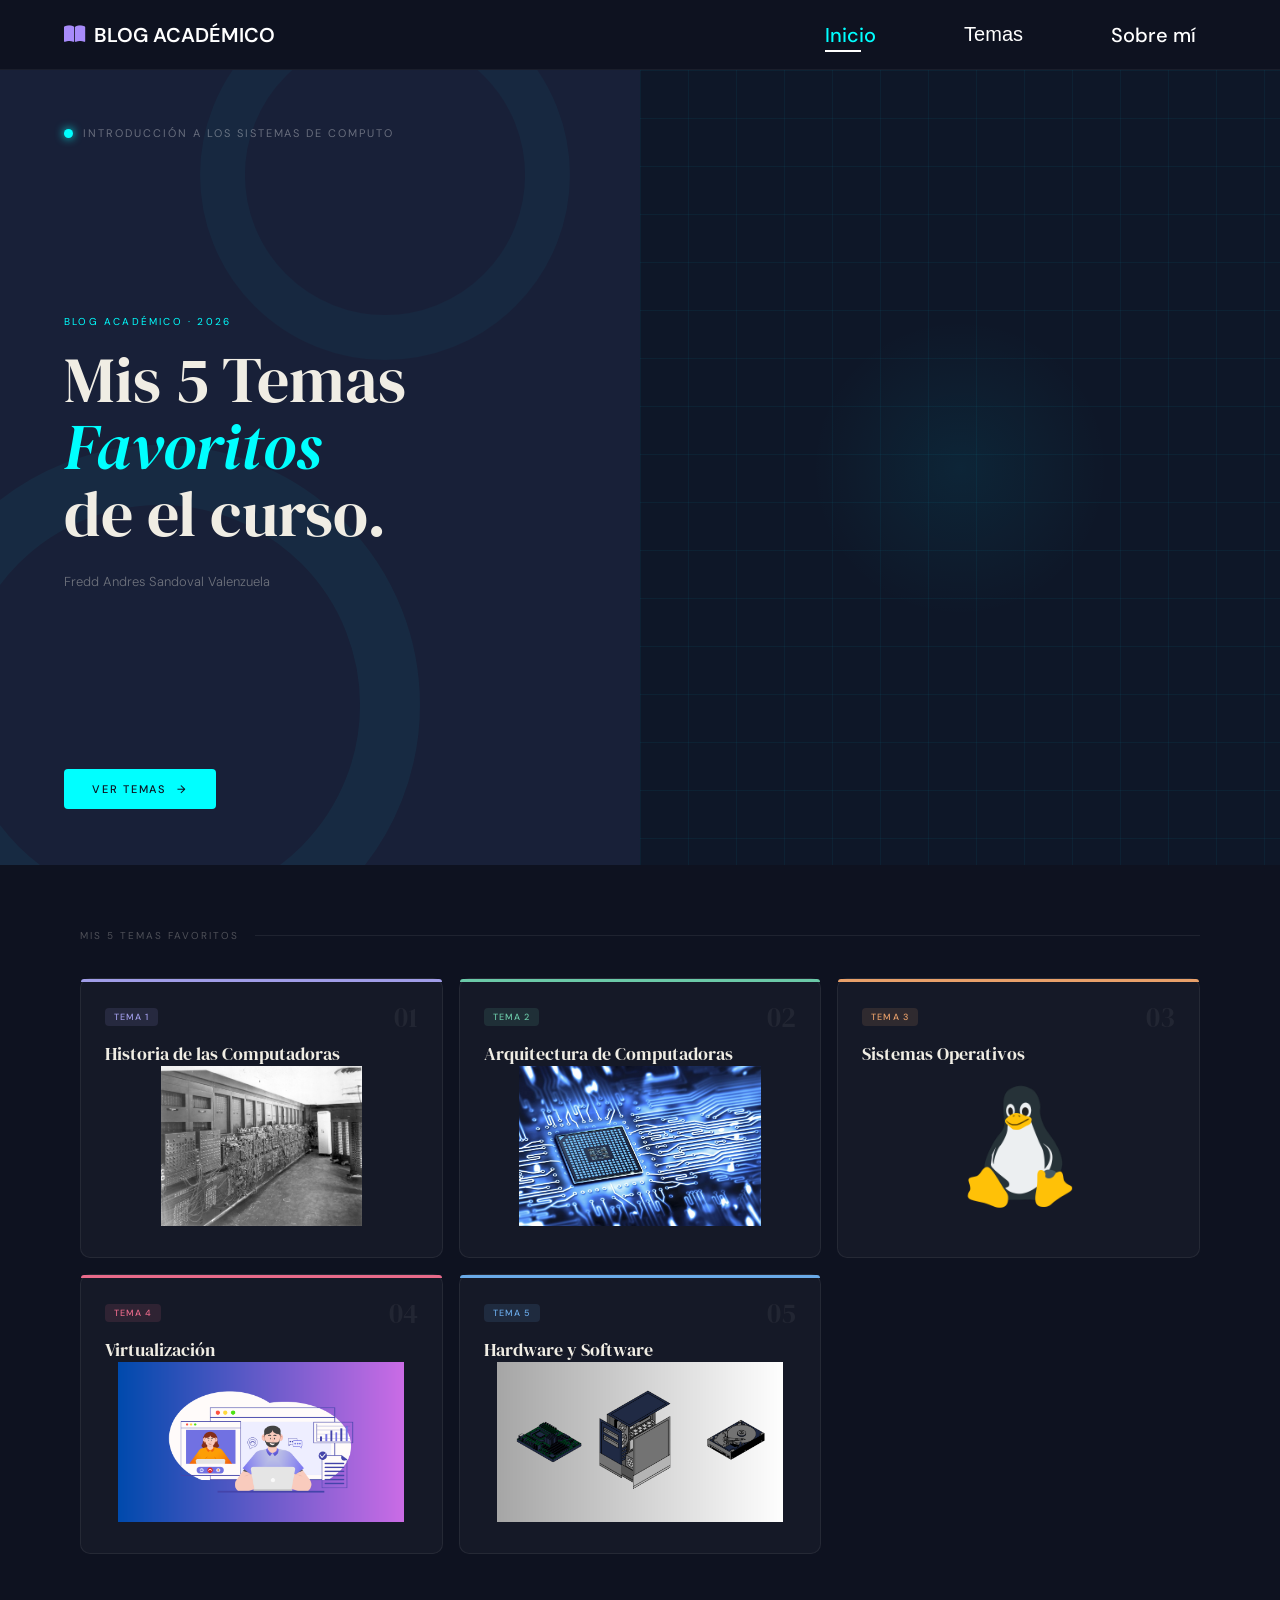
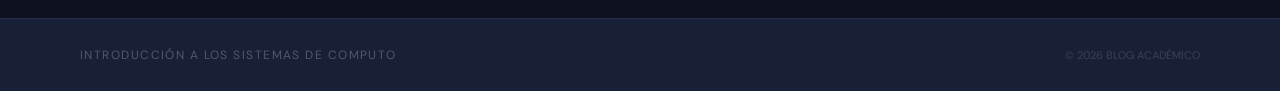
<file: index.html>
<!DOCTYPE html>
<html lang="en">

<head>
    <meta charset="UTF-8">
    <meta name="viewport" content="width=device-width, initial-scale=1.0">
    <title>Blog Académico</title>
    <link rel="preconnect" href="https://fonts.googleapis.com">
    <link rel="preconnect" href="https://fonts.gstatic.com" crossorigin>
    <link
        href="https://fonts.googleapis.com/css2?family=DM+Serif+Display:ital@0;1&family=DM+Sans:wght@300;400;500&display=swap"
        rel="stylesheet">
    <link rel="icon" type="image/x-icon" href="assets/monitor.png">
    <link rel="stylesheet" href="styles/style.css">
    <link rel="stylesheet" href="https://cdnjs.cloudflare.com/ajax/libs/font-awesome/6.5.1/css/all.min.css">
</head>

<body>

    <!-- -------------------------------------------------- NAVBAR ---------------------------------------------------------- -->
    <nav class="navbar">
        <div class="nav-container">

            <a href="#" class="nav-logo">
                <i class="fa-solid fa-book-open"></i> BLOG ACADÉMICO
            </a>

            <button class="menu-toggle" id="mobile-menu" aria-label="Abrir menú">
                <span class="bar"></span>
                <span class="bar"></span>
                <span class="bar"></span>
            </button>

            <ul id="nevbar" class="nav-menu">
                <li><a href="#" class="nav-link active">Inicio</a></li>
                <li class="nav-link dropdown">
                    <button class="dropbtn">Temas</button>
                    <ul class="dropdown-content nav-link">
                        <li classname="nav-link"><a href="pages/Tema1.html">Historia de las Computadoras</a></li>
                        <li classname="nav-link"><a href="pages/Tema2.html">Arquitectura de Computadoras</a></li>
                        <li classname="nav-link"><a href="pages/Tema3.html">Sistemas Operativos</a></li>
                        <li classname="nav-link"><a href="pages/Tema4.html">Virtualización</a></li>
                        <li classname="nav-link"><a href="pages/Tema5.html">Hardware y Software</a></li>
                    </ul>
                </li>
                <li><a href="pages/SobreMi.html" classname="nav-link">Sobre mí</a></li>

            </ul>
        </div>
    </nav>

    <!-- ---------------------------------------------------- HERO ---------------------------------------------------------- -->
    <section class="hero">


        <div class="hero-left">
            <div class="hero-logo-area">
                <div class="hero-logo-dot"></div>
                <span class="hero-logo-text"> Introducción a los Sistemas de Computo </span>
            </div>

            <div class="hero-headline">
                <p class="hero-eyebrow">BLOG ACADÉMICO · 2026</p>
                <h1 class="hero-title">
                    Mis 5 Temas<br>
                    <em>Favoritos</em><br>
                    de el curso.
                </h1>
                <p class="hero-desc">
                    Fredd Andres Sandoval Valenzuela
                </p>
            </div>

            <div class="hero-bottom">
                <a href="#temas" class="hero-btn">
                    Ver temas
                    <span>→</span>
                </a>
            </div>
        </div>


        <div class="hero-right">
        </div>

    </section>

    <!-- ----------------------------------------------- TARJETAS DE TEMAS -------------------------------------------------- -->
    <main class="main" id="temas">

        <div class="section-header">
            <span class="section-label">Mis 5 temas favoritos</span>
            <div class="section-line"></div>
        </div>

        <div class="blog">

            <a href="pages/Tema1.html" class="blog-post apear">
                <div class="card">
                    <div class="card-container">
                        <div class="card-front">
                            <div class="post-accent accent-purple"></div>

                            <div class="card-top">
                                <div class="post-meta">
                                    <span class="post-tag tag-purple">Tema 1</span>
                                    <span class="post-num">01</span>
                                </div>
                                <h2>Historia de las Computadoras</h2>
                            </div>

                            <img src="assets/HDC.png" alt="Historia de las Computadoras" class="img-card">
                        </div>

                        <div class="card-back">
                            <div class="post-accent accent-purple"></div>
                            <p>La computadora con el paso de los años ha ido evolucionando de monumentales máquinas a
                                dispositivos inteligentes esenciales para la humanidad. A continuación, se presenta su
                                historia, generaciones y la actualidad.</p>
                            <span class="post-link">Leer artículo →</span>
                        </div>
                    </div>
                </div>
            </a>

            <a href="pages/Tema2.html" class="blog-post apear">
                <div class="card">
                    <div class="card-container">
                        <div class="card-front">
                            <div class="post-accent accent-teal"></div>

                            <div class="card-top">
                                <div class="post-meta">
                                    <span class="post-tag tag-teal">Tema 2</span>
                                    <span class="post-num">02</span>
                                </div>
                                <h2>Arquitectura de Computadoras</h2>
                            </div>

                            <img src="assets/Arquitetura.jpg" alt="Arquitectura de Computadoras" class="img-card">
                        </div>

                        <div class="card-back">
                            <div class="post-accent accent-teal"></div>
                            <p>La arquitectura de las computadoras define su estructura y comportamiento fundamental. A
                                continuación, se presenta una visión general de los componentes principales y su
                                funcionamiento.</p>
                            <span class="post-link">Leer artículo →</span>
                        </div>
                    </div>
                </div>
            </a>

            <a href="pages/Tema3.html" class="blog-post apear">
                <div class="card">
                    <div class="card-container">
                        <div class="card-front">
                            <div class="post-accent accent-orange"></div>

                            <div class="card-top">
                                <div class="post-meta">
                                    <span class="post-tag tag-orange">Tema 3</span>
                                    <span class="post-num">03</span>
                                </div>
                                <h2>Sistemas Operativos</h2>
                            </div>

                            <img src="assets/sistemasOperativos.png" alt="Sistemas Operativos" class="img-card">
                        </div>

                        <div class="card-back">
                            <div class="post-accent accent-orange"></div>
                            <p>Los sistemas operativos son el software fundamental que gestiona los recursos de una
                                computadora y proporciona una interfaz para la ejecución de aplicaciones.</p>
                            <span class="post-link">Leer artículo →</span>
                        </div>
                    </div>
                </div>
            </a>

            <a href="pages/Tema4.html" class="blog-post apear">
                <div class="card">
                    <div class="card-container">
                        <div class="card-front">
                            <div class="post-accent accent-pink"></div>

                            <div class="card-top">
                                <div class="post-meta">
                                    <span class="post-tag tag-pink">Tema 4</span>
                                    <span class="post-num">04</span>
                                </div>
                                <h2>Virtualización</h2>
                            </div>

                            <img src="assets/1.png" alt="Virtualización" class="img-card">
                        </div>

                        <div class="card-back">
                            <div class="post-accent accent-pink"></div>
                            <p>La virtualización es una tecnología que permite crear múltiples entornos virtuales en un
                                solo sistema físico, optimizando el uso de los recursos.</p>
                            <span class="post-link">Leer artículo →</span>
                        </div>
                    </div>
                </div>
            </a>

            <a href="pages/Tema5.html" class="blog-post apear">
                <div class="card">
                    <div class="card-container">
                        <div class="card-front">
                            <div class="post-accent accent-blue"></div>

                            <div class="card-top">
                                <div class="post-meta">
                                    <span class="post-tag tag-blue">Tema 5</span>
                                    <span class="post-num">05</span>
                                </div>
                                <h2>Hardware y Software</h2>
                            </div>

                            <img src="assets/2.png" alt="Hardware y Software" class="img-card">
                        </div>

                        <div class="card-back">
                            <div class="post-accent accent-blue"></div>
                            <p>El hardware son los componentes físicos de una computadora, mientras que el software son
                                los programas y aplicaciones que permiten su funcionamiento.</p>
                            <span class="post-link">Leer artículo →</span>
                        </div>
                    </div>
                </div>
            </a>

        </div>
    </main>

    <!-- ---------------------------------------------------------- FOOTER -------------------------------------------------- -->
    <footer class="footer">
        <span class="footer-brand">Introducción a los Sistemas de Computo</span>
        <div class="footer-links">

        </div>
        <span class="footer-copy">© 2026 BLOG ACADÉMICO</span>
    </footer>


    <script>
        const menu = document.querySelector('#mobile-menu');
        const menuLinks = document.querySelector('.nav-menu');
        const dropbtn = document.querySelector('.dropbtn');
        const dropdown = document.querySelector('.dropdown');

        menu.addEventListener('click', function () {
            menu.classList.toggle('is-active');
            menuLinks.classList.toggle('active');
        });

        document.querySelectorAll('.nav-link').forEach(n => n.addEventListener('click', () => {
            menu.classList.remove('is-active');
            menuLinks.classList.remove('active');
        }));

        dropbtn.addEventListener('click', function (e) {
            if (window.innerWidth <= 768) {
                e.preventDefault();
                e.stopPropagation();
                dropdown.classList.toggle('open');
            }
        });
    </script>
</body>

</html>
</file>
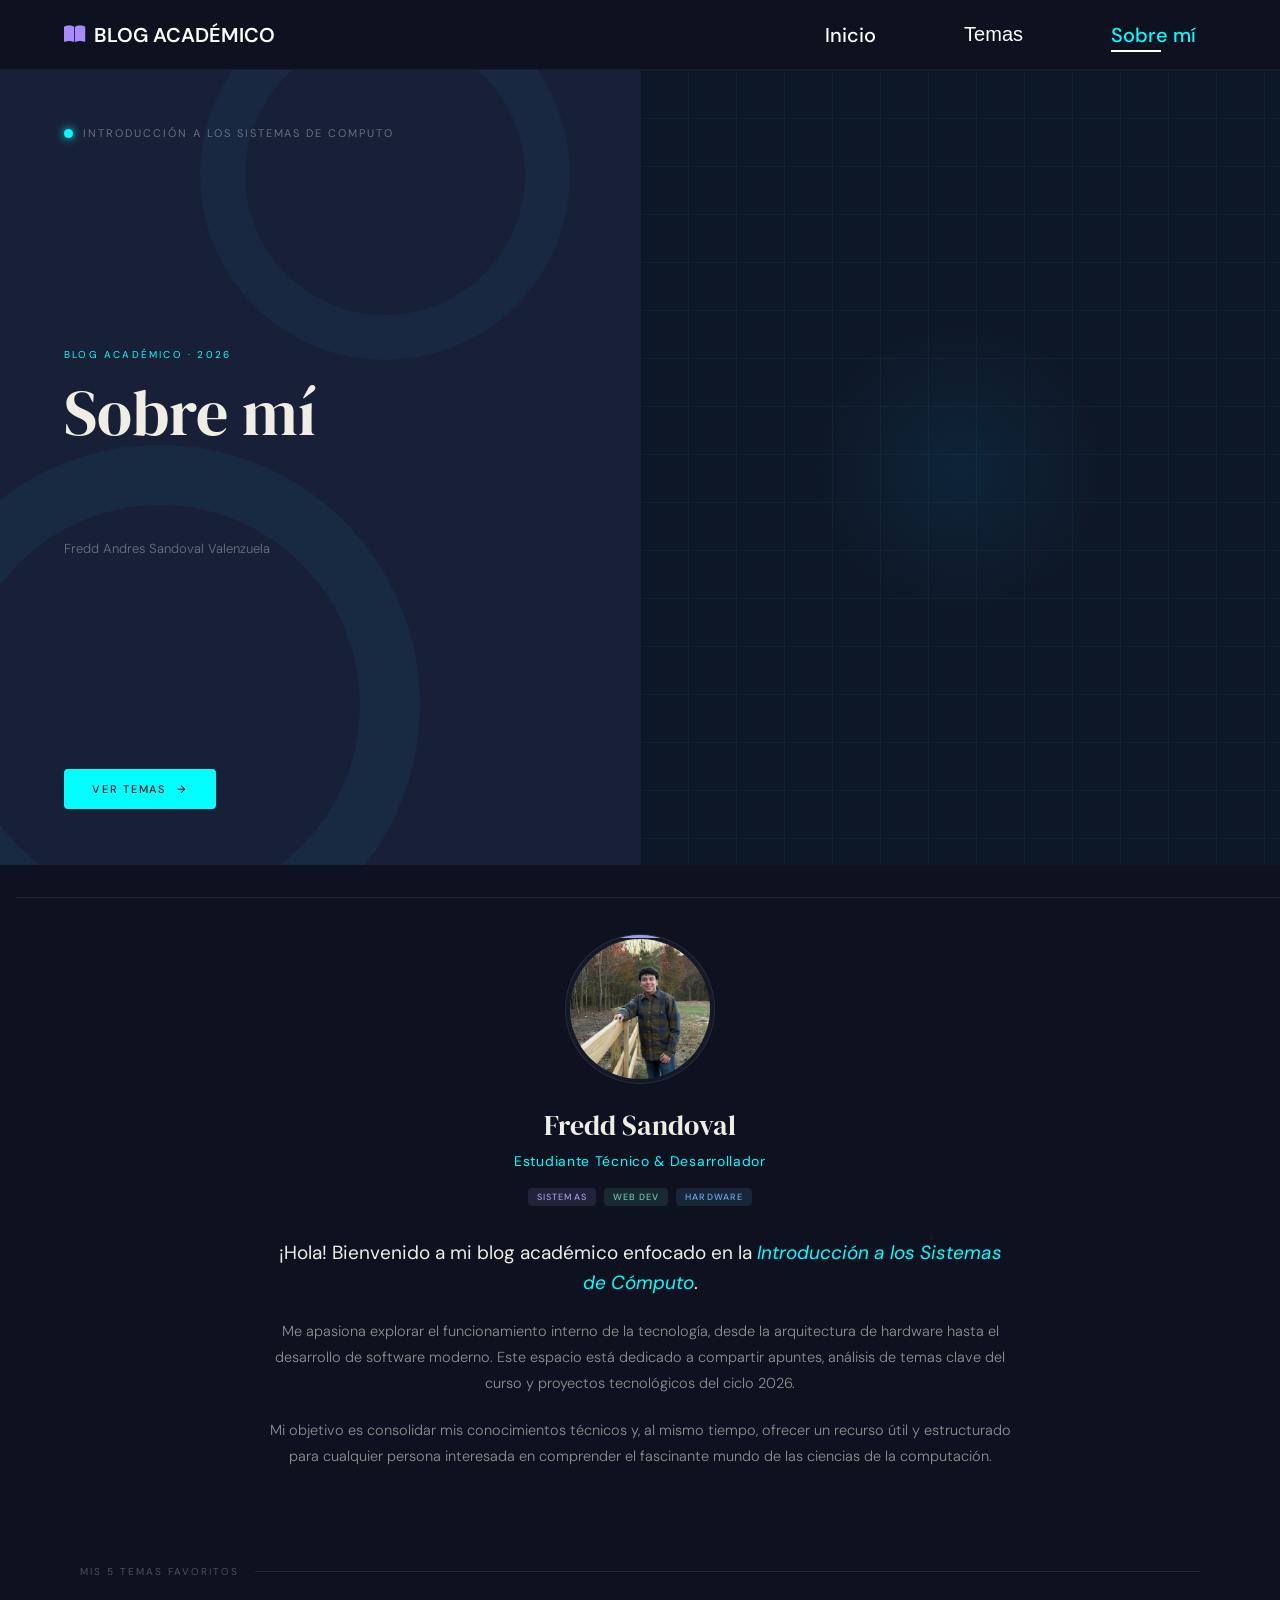
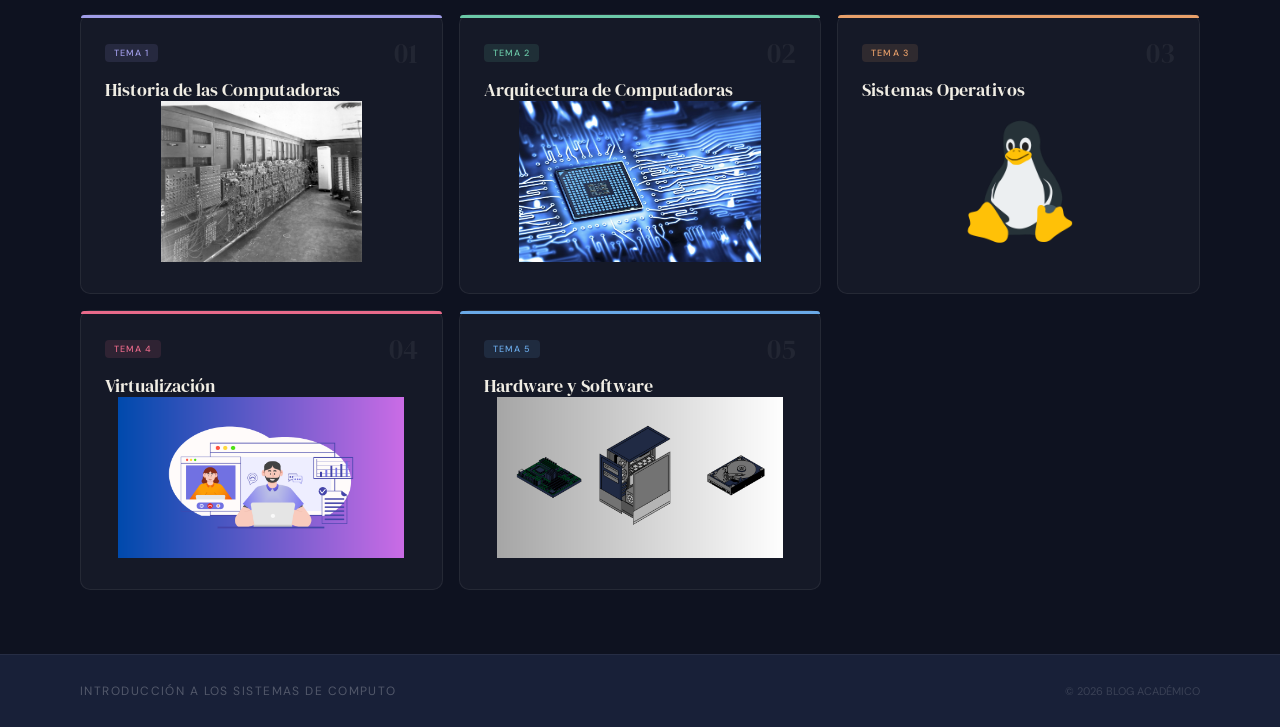
<file: pages/SobreMi.html>
<!DOCTYPE html>
<html lang="en">

<head>
    <meta charset="UTF-8">
    <meta name="viewport" content="width=device-width, initial-scale=1.0">
    <title>Blog Académico</title>
    <link rel="preconnect" href="https://fonts.googleapis.com">
    <link rel="preconnect" href="https://fonts.gstatic.com" crossorigin>
    <link
        href="https://fonts.googleapis.com/css2?family=DM+Serif+Display:ital@0;1&family=DM+Sans:wght@300;400;500&display=swap"
        rel="stylesheet">
    <link rel="icon" type="image/x-icon" href="assets/monitor.png">
    <link rel="stylesheet" href="../styles/style.css">
    <link rel="stylesheet" href="https://cdnjs.cloudflare.com/ajax/libs/font-awesome/6.5.1/css/all.min.css">
</head>

<body>

    <!-- -------------------------------------------------- NAVBAR ---------------------------------------------------------- -->
    <nav class="navbar">
        <div class="nav-container">

            <a href="../index.html" class="nav-logo">
                <i class="fa-solid fa-book-open"></i> BLOG ACADÉMICO
            </a>

            <button class="menu-toggle" id="mobile-menu" aria-label="Abrir menú">
                <span class="bar"></span>
                <span class="bar"></span>
                <span class="bar"></span>
            </button>

            <ul id="nevbar" class="nav-menu">
                <li><a href="../index.html" class="nav-link ">Inicio</a></li>
                <li class="nav-link dropdown">
                    <button class="dropbtn">Temas</button>
                    <ul class="dropdown-content nav-link">
                        <li classname="nav-link"><a href="Tema1.html">Historia de las Computadoras</a></li>
                        <li classname="nav-link"><a href="Tema2.html">Arquitectura de Computadoras</a></li>
                        <li classname="nav-link"><a href="Tema3.html">Sistemas Operativos</a></li>
                        <li classname="nav-link"><a href="Tema4.html">Virtualización</a></li>
                        <li classname="nav-link"><a href="Tema5.html">Hardware y Software</a></li>
                    </ul>
                </li>
                <li><a href="SobreMi.html" class="nav-link active">Sobre mí</a></li>

            </ul>
        </div>
    </nav>

    <!-- ---------------------------------------------------- HERO ---------------------------------------------------------- -->
    <section class="hero">

        <!-- lado izquierdo -->
        <div class="hero-left">
            <div class="hero-logo-area">
                <div class="hero-logo-dot"></div>
                <span class="hero-logo-text"> Introducción a los Sistemas de Computo </span>
            </div>

            <div class="hero-headline">
                <p class="hero-eyebrow">BLOG ACADÉMICO · 2026</p>
                <h1 class="hero-title">
                    Sobre mí<br>
                    <em></em><br>
                </h1>
                <p class="hero-desc">
                    Fredd Andres Sandoval Valenzuela
                </p>
            </div>

            <div class="hero-bottom">
                <a href="#temas" class="hero-btn">
                    Ver temas
                    <span>→</span>
                </a>
            </div>
        </div>

        <!-- lado derecho -->
        <div class="hero-right">
        </div>

    </section>
    <!-- ------------------------------------------------------ Sobre Mí ------------------------------------------------- -->

    <section class="about-section-vertical" id="sobre-mi">
        <div class="section-header">
            <span class="section-label"></span>
            <div class="section-line"></div>
        </div>

        <div class="about-vertical-container">

            <div class="about-profile-header">
                <div class="profile-photo-wrapper">
                    <div class="post-accent accent-purple"></div>

                    <img src="../assets/Fredd.jpg" alt="Fredd Andres" class="profile-photo">
                </div>
                <h2 class="profile-name-vertical">Fredd Sandoval</h2>
                <p class="profile-role-vertical">Estudiante Técnico & Desarrollador</p>

                <div class="profile-skills-vertical">
                    <span class="post-tag tag-purple">Sistemas</span>
                    <span class="post-tag tag-teal">Web Dev</span>
                    <span class="post-tag tag-blue">Hardware</span>
                </div>
            </div>


            <div class="about-content-vertical">
                <p class="about-text-lead-vertical">
                    ¡Hola! Bienvenido a mi blog académico enfocado en la <em>Introducción a los Sistemas de
                        Cómputo</em>.
                </p>
                <p class="about-text-vertical">
                    Me apasiona explorar el funcionamiento interno de la tecnología, desde la arquitectura de hardware
                    hasta el desarrollo de software moderno. Este espacio está dedicado a compartir apuntes, análisis de
                    temas clave del curso y proyectos tecnológicos del ciclo 2026.
                </p>
                <p class="about-text-vertical">
                    Mi objetivo es consolidar mis conocimientos técnicos y, al mismo tiempo, ofrecer un recurso útil y
                    estructurado para cualquier persona interesada en comprender el fascinante mundo de las ciencias de
                    la computación.
                </p>
            </div>
        </div>
    </section>

    <!-- ----------------------------------------------- TARJETAS DE TEMAS -------------------------------------------------- -->
    <main class="main" id="temas">

        <div class="section-header">
            <span class="section-label">Mis 5 temas favoritos</span>
            <div class="section-line"></div>
        </div>

        <div class="blog">

            <a href="Tema1.html" class="blog-post apear">
                <div class="card">
                    <div class="card-container">
                        <div class="card-front">
                            <div class="post-accent accent-purple"></div>

                            <div class="card-top">
                                <div class="post-meta">
                                    <span class="post-tag tag-purple">Tema 1</span>
                                    <span class="post-num">01</span>
                                </div>
                                <h2>Historia de las Computadoras</h2>
                            </div>

                            <img src="../assets/HDC.png" alt="Historia de las Computadoras" class="img-card">
                        </div>

                        <div class="card-back">
                            <div class="post-accent accent-purple"></div>
                            <p>La computadora con el paso de los años ha ido evolucionando de monumentales máquinas a
                                dispositivos inteligentes esenciales para la humanidad. A continuación, se presenta su
                                historia, generaciones y la actualidad.</p>
                            <span class="post-link">Leer artículo →</span>
                        </div>
                    </div>
                </div>
            </a>

            <a href="Tema2.html" class="blog-post apear">
                <div class="card">
                    <div class="card-container">
                        <div class="card-front">
                            <div class="post-accent accent-teal"></div>

                            <div class="card-top">
                                <div class="post-meta">
                                    <span class="post-tag tag-teal">Tema 2</span>
                                    <span class="post-num">02</span>
                                </div>
                                <h2>Arquitectura de Computadoras</h2>
                            </div>

                            <img src="../assets/Arquitetura.jpg" alt="Arquitectura de Computadoras" class="img-card">
                        </div>

                        <div class="card-back">
                            <div class="post-accent accent-teal"></div>
                            <p>La arquitectura de las computadoras define su estructura y comportamiento fundamental. A
                                continuación, se presenta una visión general de los componentes principales y su
                                funcionamiento.</p>
                            <span class="post-link">Leer artículo →</span>
                        </div>
                    </div>
                </div>
            </a>

            <a href="Tema3.html" class="blog-post apear">
                <div class="card">
                    <div class="card-container">
                        <div class="card-front">
                            <div class="post-accent accent-orange"></div>

                            <div class="card-top">
                                <div class="post-meta">
                                    <span class="post-tag tag-orange">Tema 3</span>
                                    <span class="post-num">03</span>
                                </div>
                                <h2>Sistemas Operativos</h2>
                            </div>

                            <img src="../assets/sistemasOperativos.png" alt="Sistemas Operativos" class="img-card">
                        </div>

                        <div class="card-back">
                            <div class="post-accent accent-orange"></div>
                            <p>Los sistemas operativos son el software fundamental que gestiona los recursos de una
                                computadora y proporciona una interfaz para la ejecución de aplicaciones.</p>
                            <span class="post-link">Leer artículo →</span>
                        </div>
                    </div>
                </div>
            </a>

            <a href="Tema4.html" class="blog-post apear">
                <div class="card">
                    <div class="card-container">
                        <div class="card-front">
                            <div class="post-accent accent-pink"></div>

                            <div class="card-top">
                                <div class="post-meta">
                                    <span class="post-tag tag-pink">Tema 4</span>
                                    <span class="post-num">04</span>
                                </div>
                                <h2>Virtualización</h2>
                            </div>

                            <img src="../assets/1.png" alt="Virtualización" class="img-card">
                        </div>

                        <div class="card-back">
                            <div class="post-accent accent-pink"></div>
                            <p>La virtualización es una tecnología que permite crear múltiples entornos virtuales en un
                                solo sistema físico, optimizando el uso de los recursos.</p>
                            <span class="post-link">Leer artículo →</span>
                        </div>
                    </div>
                </div>
            </a>

            <a href="Tema5.html " class="blog-post apear">
                <div class="card">
                    <div class="card-container">
                        <div class="card-front">
                            <div class="post-accent accent-blue"></div>

                            <div class="card-top">
                                <div class="post-meta">
                                    <span class="post-tag tag-blue">Tema 5</span>
                                    <span class="post-num">05</span>
                                </div>
                                <h2>Hardware y Software</h2>
                            </div>

                            <img src="../assets/2.png" alt="Hardware y Software" class="img-card">
                        </div>

                        <div class="card-back">
                            <div class="post-accent accent-blue"></div>
                            <p>El hardware son los componentes físicos de una computadora, mientras que el software son
                                los programas y aplicaciones que permiten su funcionamiento.</p>
                            <span class="post-link">Leer artículo →</span>
                        </div>
                    </div>
                </div>
            </a>

        </div>
    </main>


    <!-- ---------------------------------------------------------- FOOTER -------------------------------------------------- -->
    <footer class="footer">
        <span class="footer-brand">Introducción a los Sistemas de Computo</span>
        <div class="footer-links">

        </div>
        <span class="footer-copy">© 2026 BLOG ACADÉMICO</span>
    </footer>


    <script>
        const menu = document.querySelector('#mobile-menu');
        const menuLinks = document.querySelector('.nav-menu');
        const dropbtn = document.querySelector('.dropbtn');
        const dropdown = document.querySelector('.dropdown');

        menu.addEventListener('click', function () {
            menu.classList.toggle('is-active');
            menuLinks.classList.toggle('active');
        });

        document.querySelectorAll('.nav-link').forEach(n => n.addEventListener('click', () => {
            menu.classList.remove('is-active');
            menuLinks.classList.remove('active');
        }));

        dropbtn.addEventListener('click', function (e) {
            if (window.innerWidth <= 768) {
                e.preventDefault();
                e.stopPropagation();
                dropdown.classList.toggle('open');
            }
        });
    </script>
</body>

</html>
</file>
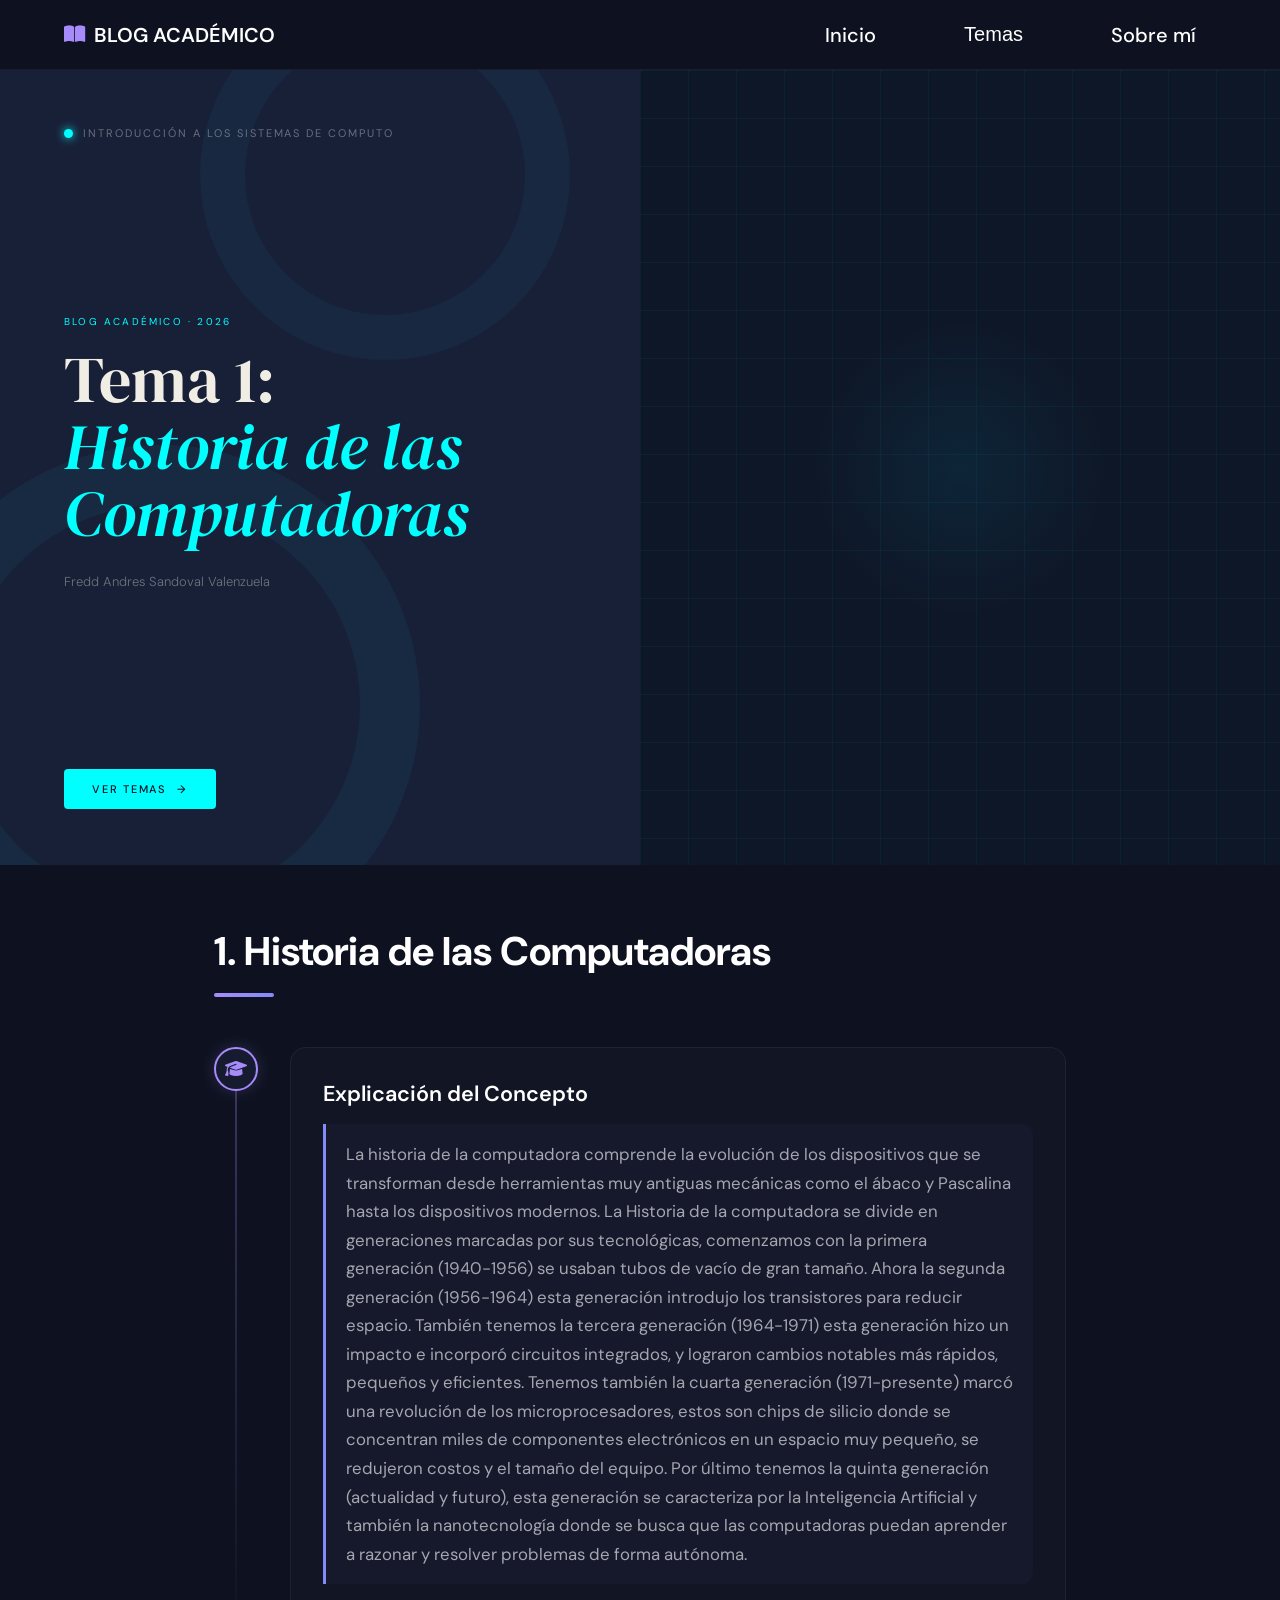
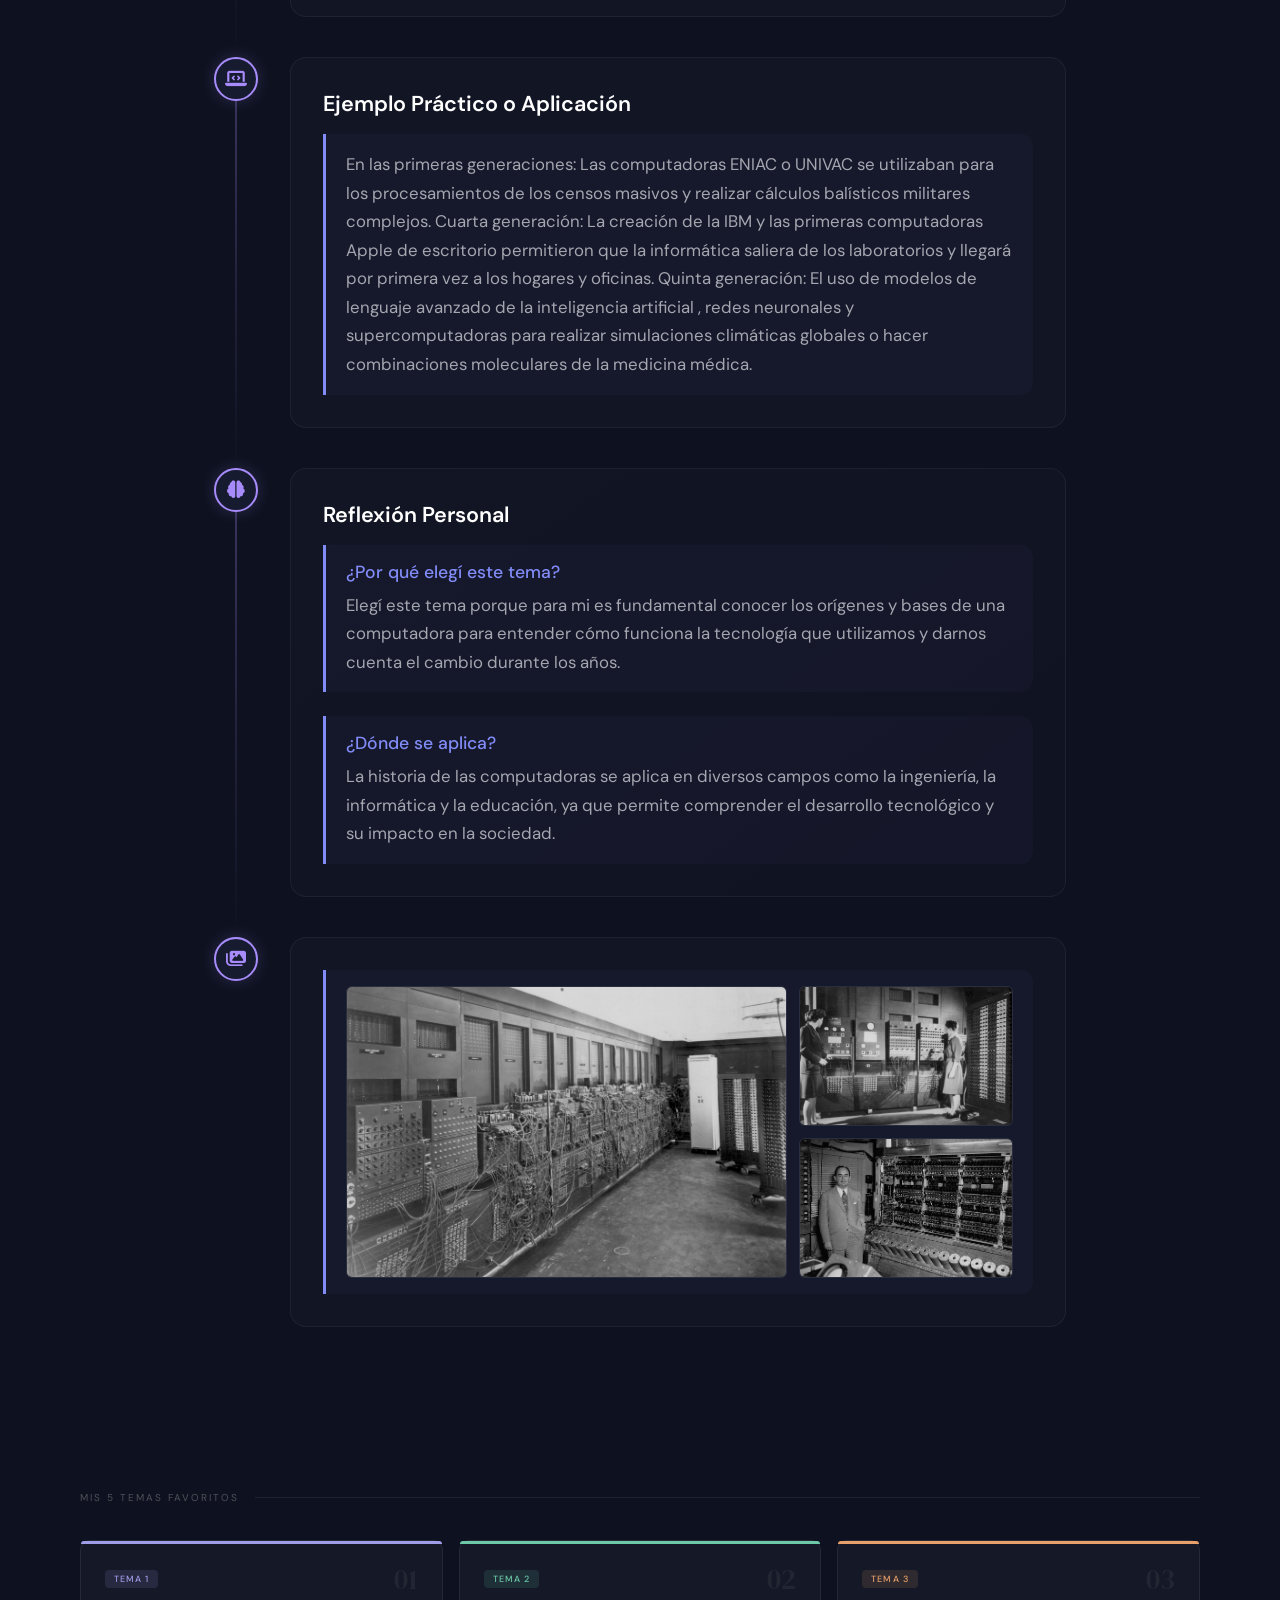
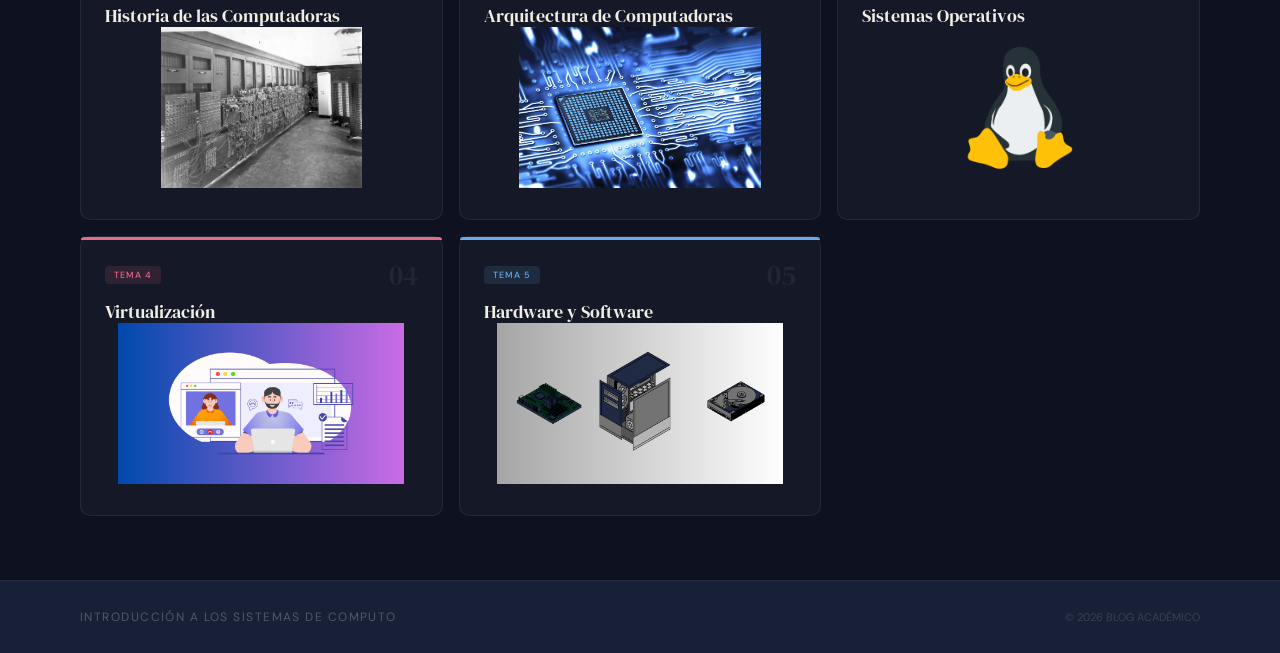
<file: pages/Tema1.html>
<!DOCTYPE html>
<html lang="en">

<head>
    <meta charset="UTF-8">
    <meta name="viewport" content="width=device-width, initial-scale=1.0">
    <title>Blog Académico</title>
    <link rel="preconnect" href="https://fonts.googleapis.com">
    <link rel="preconnect" href="https://fonts.gstatic.com" crossorigin>
    <link
        href="https://fonts.googleapis.com/css2?family=DM+Serif+Display:ital@0;1&family=DM+Sans:wght@300;400;500&display=swap"
        rel="stylesheet">
    <link rel="icon" type="image/x-icon" href="assets/monitor.png">
    <link rel="stylesheet" href="../styles/style.css">
    <link rel="stylesheet" href="https://cdnjs.cloudflare.com/ajax/libs/font-awesome/6.5.1/css/all.min.css">
</head>

<body>

    <!-- -------------------------------------------------- NAVBAR ---------------------------------------------------------- -->
    <nav class="navbar">
        <div class="nav-container">

            <a href="../index.html" class="nav-logo">
                <i class="fa-solid fa-book-open"></i> BLOG ACADÉMICO
            </a>

            <button class="menu-toggle" id="mobile-menu" aria-label="Abrir menú">
                <span class="bar"></span>
                <span class="bar"></span>
                <span class="bar"></span>
            </button>

            <ul id="nevbar" class="nav-menu">
                <li><a href="../index.html" class="nav-link ">Inicio</a></li>
                <li class="nav-link dropdown">
                    <button class="dropbtn">Temas</button>
                    <ul class="dropdown-content nav-link">
                        <li classname="nav-link"><a href="Tema1.html">Historia de las Computadoras</a></li>
                        <li classname="nav-link"><a href="Tema2.html">Arquitectura de Computadoras</a></li>
                        <li classname="nav-link"><a href="Tema3.html">Sistemas Operativos</a></li>
                        <li classname="nav-link"><a href="Tema4.html">Virtualización</a></li>
                        <li classname="nav-link"><a href="Tema5.html">Hardware y Software</a></li>
                    </ul>
                </li>
                <li><a href="SobreMi.html" classname="nav-link">Sobre mí</a></li>

            </ul>
        </div>
    </nav>

    <!-- ---------------------------------------------------- HERO ---------------------------------------------------------- -->
    <section class="hero">


        <div class="hero-left">
            <div class="hero-logo-area">
                <div class="hero-logo-dot"></div>
                <span class="hero-logo-text"> Introducción a los Sistemas de Computo </span>
            </div>

            <div class="hero-headline">
                <p class="hero-eyebrow">BLOG ACADÉMICO · 2026</p>
                <h1 class="hero-title">
                    Tema 1: <br>
                    <em>Historia de las Computadoras</em><br>
                </h1>
                <p class="hero-desc">
                    Fredd Andres Sandoval Valenzuela
                </p>
            </div>

            <div class="hero-bottom">
                <a href="#temas" class="hero-btn">
                    Ver temas
                    <span>→</span>
                </a>
            </div>
        </div>


        <div class="hero-right">
        </div>

    </section>
    <!-- ------------------------------------------------------ Artículos ------------------------------------------------- -->

    <main class="article-container">

        <header class="article-header">
            <h1 class="article-title">1. Historia de las Computadoras</h1>
            <div class="title-underline"></div>
        </header>

        <section class="concept-flow">

            <div class="flow-step">
                <div class="flow-indicator">
                    <div class="indicator-line"></div>
                    <div class="indicator-node"><i class="fa-solid fa-graduation-cap"></i></div>
                </div>
                <div class="flow-card">
                    <h2 class="card-subtitle">Explicación del Concepto</h2>
                    <div class="interactive-box">
                        <p class="card-text">
                            La historia de la computadora comprende la evolución de los dispositivos que se transforman
                            desde herramientas muy antiguas mecánicas como el ábaco y Pascalina hasta los dispositivos
                            modernos. La Historia de la computadora se divide en generaciones marcadas por sus
                            tecnológicas, comenzamos con la primera generación (1940-1956) se usaban tubos de vacío de
                            gran tamaño. Ahora la segunda generación (1956-1964) esta generación introdujo los
                            transistores para reducir espacio. También tenemos la tercera generación (1964-1971) esta
                            generación hizo un impacto e incorporó circuitos integrados, y lograron cambios notables más
                            rápidos, pequeños y eficientes. Tenemos también la cuarta generación (1971-presente) marcó
                            una revolución de los microprocesadores, estos son chips de silicio donde se concentran
                            miles de componentes electrónicos en un espacio muy pequeño, se redujeron costos y el tamaño
                            del equipo. Por último tenemos la quinta generación (actualidad y futuro), esta generación
                            se caracteriza por la Inteligencia Artificial y también la nanotecnología donde se busca que
                            las computadoras puedan aprender a razonar y resolver problemas de forma autónoma.
                        </p>
                    </div>
                </div>
            </div>

            <div class="flow-step">
                <div class="flow-indicator">
                    <div class="indicator-line"></div>
                    <div class="indicator-node"><i class="fa-solid fa-laptop-code"></i></div>
                </div>
                <div class="flow-card">
                    <h2 class="card-subtitle">Ejemplo Práctico o Aplicación</h2>
                    <div class="interactive-box">
                        <p class="card-text">
                            En las primeras generaciones: Las computadoras ENIAC o UNIVAC se utilizaban para los
                            procesamientos de los censos masivos y realizar cálculos balísticos militares complejos.
                            Cuarta generación: La creación de la IBM y las primeras computadoras Apple de escritorio
                            permitieron que la informática saliera de los laboratorios y llegará por primera vez a los
                            hogares y oficinas.
                            Quinta generación: El uso de modelos de lenguaje avanzado de la inteligencia artificial ,
                            redes neuronales y supercomputadoras para realizar simulaciones climáticas globales o hacer
                            combinaciones moleculares de la medicina médica.


                        </p>
                    </div>
                </div>
            </div>

            <div class="flow-step">
                <div class="flow-indicator">
                    <div class="indicator-line"></div>
                    <div class="indicator-node"><i class="fa-solid fa-brain"></i></div>
                </div>
                <div class="flow-card reflection-card">
                    <h2 class="card-subtitle">Reflexión Personal</h2>

                    <div class="reflection-sub interactive-box">
                        <h3>¿Por qué elegí este tema?</h3>
                        <p class="card-text">
                            Elegí este tema porque para mi es fundamental conocer los orígenes y bases de una
                            computadora para entender cómo funciona la tecnología que utilizamos y darnos cuenta el
                            cambio durante los años.
                        </p>
                    </div>

                    <div class="reflection-sub interactive-box">
                        <h3>¿Dónde se aplica?</h3>
                        <p class="card-text">
                            La historia de las computadoras se aplica en diversos campos como la ingeniería, la
                            informática y la educación, ya que permite comprender el desarrollo tecnológico y su impacto
                            en la sociedad.
                        </p>
                    </div>
                </div>
            </div>
            <div class="flow-step">
                <div class="flow-indicator">
                    <div class="indicator-line"></div>
                    <div class="indicator-node"><i class="fa-solid fa-images"></i></div>
                </div>
                <div class="flow-card">


                    <div class="interactive-box clear-box">
                        <div class="article-collage-grid">
                            <div class="article-collage-item item-large">
                                <img src="../assets/HDC.png" alt="Evidencia visual 1">
                            </div>
                            <div class="article-collage-item">
                                <img src="../assets/HC.webp" alt="Evidencia visual 2">
                            </div>
                            <div class="article-collage-item">
                                <img src="../assets/HC2.jpg" alt="Evidencia visual 3">
                            </div>


                        </div>
                    </div>
                </div>

            </div>
            </div>
        </section>
    </main>

    <!-- ----------------------------------------------- TARJETAS DE TEMAS -------------------------------------------------- -->
    <main class="main" id="temas">

        <div class="section-header">
            <span class="section-label">Mis 5 temas favoritos</span>
            <div class="section-line"></div>
        </div>

        <div class="blog">

            <a href="Tema1.html" class="blog-post apear">
                <div class="card">
                    <div class="card-container">
                        <div class="card-front">
                            <div class="post-accent accent-purple"></div>

                            <div class="card-top">
                                <div class="post-meta">
                                    <span class="post-tag tag-purple">Tema 1</span>
                                    <span class="post-num">01</span>
                                </div>
                                <h2>Historia de las Computadoras</h2>
                            </div>

                            <img src="../assets/HDC.png" alt="Historia de las Computadoras" class="img-card">
                        </div>

                        <div class="card-back">
                            <div class="post-accent accent-purple"></div>
                            <p>La computadora con el paso de los años ha ido evolucionando de monumentales máquinas a
                                dispositivos inteligentes esenciales para la humanidad. A continuación, se presenta su
                                historia, generaciones y la actualidad.</p>
                            <span class="post-link">Leer artículo →</span>
                        </div>
                    </div>
                </div>
            </a>

            <a href="Tema2.html" class="blog-post apear">
                <div class="card">
                    <div class="card-container">
                        <div class="card-front">
                            <div class="post-accent accent-teal"></div>

                            <div class="card-top">
                                <div class="post-meta">
                                    <span class="post-tag tag-teal">Tema 2</span>
                                    <span class="post-num">02</span>
                                </div>
                                <h2>Arquitectura de Computadoras</h2>
                            </div>

                            <img src="../assets/Arquitetura.jpg" alt="Arquitectura de Computadoras" class="img-card">
                        </div>

                        <div class="card-back">
                            <div class="post-accent accent-teal"></div>
                            <p>La arquitectura de las computadoras define su estructura y comportamiento fundamental. A
                                continuación, se presenta una visión general de los componentes principales y su
                                funcionamiento.</p>
                            <span class="post-link">Leer artículo →</span>
                        </div>
                    </div>
                </div>
            </a>

            <a href="Tema3.html" class="blog-post apear">
                <div class="card">
                    <div class="card-container">
                        <div class="card-front">
                            <div class="post-accent accent-orange"></div>

                            <div class="card-top">
                                <div class="post-meta">
                                    <span class="post-tag tag-orange">Tema 3</span>
                                    <span class="post-num">03</span>
                                </div>
                                <h2>Sistemas Operativos</h2>
                            </div>

                            <img src="../assets/sistemasOperativos.png" alt="Sistemas Operativos" class="img-card">
                        </div>

                        <div class="card-back">
                            <div class="post-accent accent-orange"></div>
                            <p>Los sistemas operativos son el software fundamental que gestiona los recursos de una
                                computadora y proporciona una interfaz para la ejecución de aplicaciones.</p>
                            <span class="post-link">Leer artículo →</span>
                        </div>
                    </div>
                </div>
            </a>

            <a href="Tema4.html" class="blog-post apear">
                <div class="card">
                    <div class="card-container">
                        <div class="card-front">
                            <div class="post-accent accent-pink"></div>

                            <div class="card-top">
                                <div class="post-meta">
                                    <span class="post-tag tag-pink">Tema 4</span>
                                    <span class="post-num">04</span>
                                </div>
                                <h2>Virtualización</h2>
                            </div>

                            <img src="../assets/1.png" alt="Virtualización" class="img-card">
                        </div>

                        <div class="card-back">
                            <div class="post-accent accent-pink"></div>
                            <p>La virtualización es una tecnología que permite crear múltiples entornos virtuales en un
                                solo sistema físico, optimizando el uso de los recursos.</p>
                            <span class="post-link">Leer artículo →</span>
                        </div>
                    </div>
                </div>
            </a>

            <a href="Tema5.html " class="blog-post apear">
                <div class="card">
                    <div class="card-container">
                        <div class="card-front">
                            <div class="post-accent accent-blue"></div>

                            <div class="card-top">
                                <div class="post-meta">
                                    <span class="post-tag tag-blue">Tema 5</span>
                                    <span class="post-num">05</span>
                                </div>
                                <h2>Hardware y Software</h2>
                            </div>

                            <img src="../assets/2.png" alt="Hardware y Software" class="img-card">
                        </div>

                        <div class="card-back">
                            <div class="post-accent accent-blue"></div>
                            <p>El hardware son los componentes físicos de una computadora, mientras que el software son
                                los programas y aplicaciones que permiten su funcionamiento.</p>
                            <span class="post-link">Leer artículo →</span>
                        </div>
                    </div>
                </div>
            </a>

        </div>
    </main>

    <!-- ---------------------------------------------------------- FOOTER -------------------------------------------------- -->
    <footer class="footer">
        <span class="footer-brand">Introducción a los Sistemas de Computo</span>
        <div class="footer-links">

        </div>
        <span class="footer-copy">© 2026 BLOG ACADÉMICO</span>
    </footer>


    <script>
        const menu = document.querySelector('#mobile-menu');
        const menuLinks = document.querySelector('.nav-menu');
        const dropbtn = document.querySelector('.dropbtn');
        const dropdown = document.querySelector('.dropdown');

        menu.addEventListener('click', function () {
            menu.classList.toggle('is-active');
            menuLinks.classList.toggle('active');
        });

        document.querySelectorAll('.nav-link').forEach(n => n.addEventListener('click', () => {
            menu.classList.remove('is-active');
            menuLinks.classList.remove('active');
        }));

        dropbtn.addEventListener('click', function (e) {
            if (window.innerWidth <= 768) {
                e.preventDefault();
                e.stopPropagation();
                dropdown.classList.toggle('open');
            }
        });
    </script>
</body>

</html>
</file>
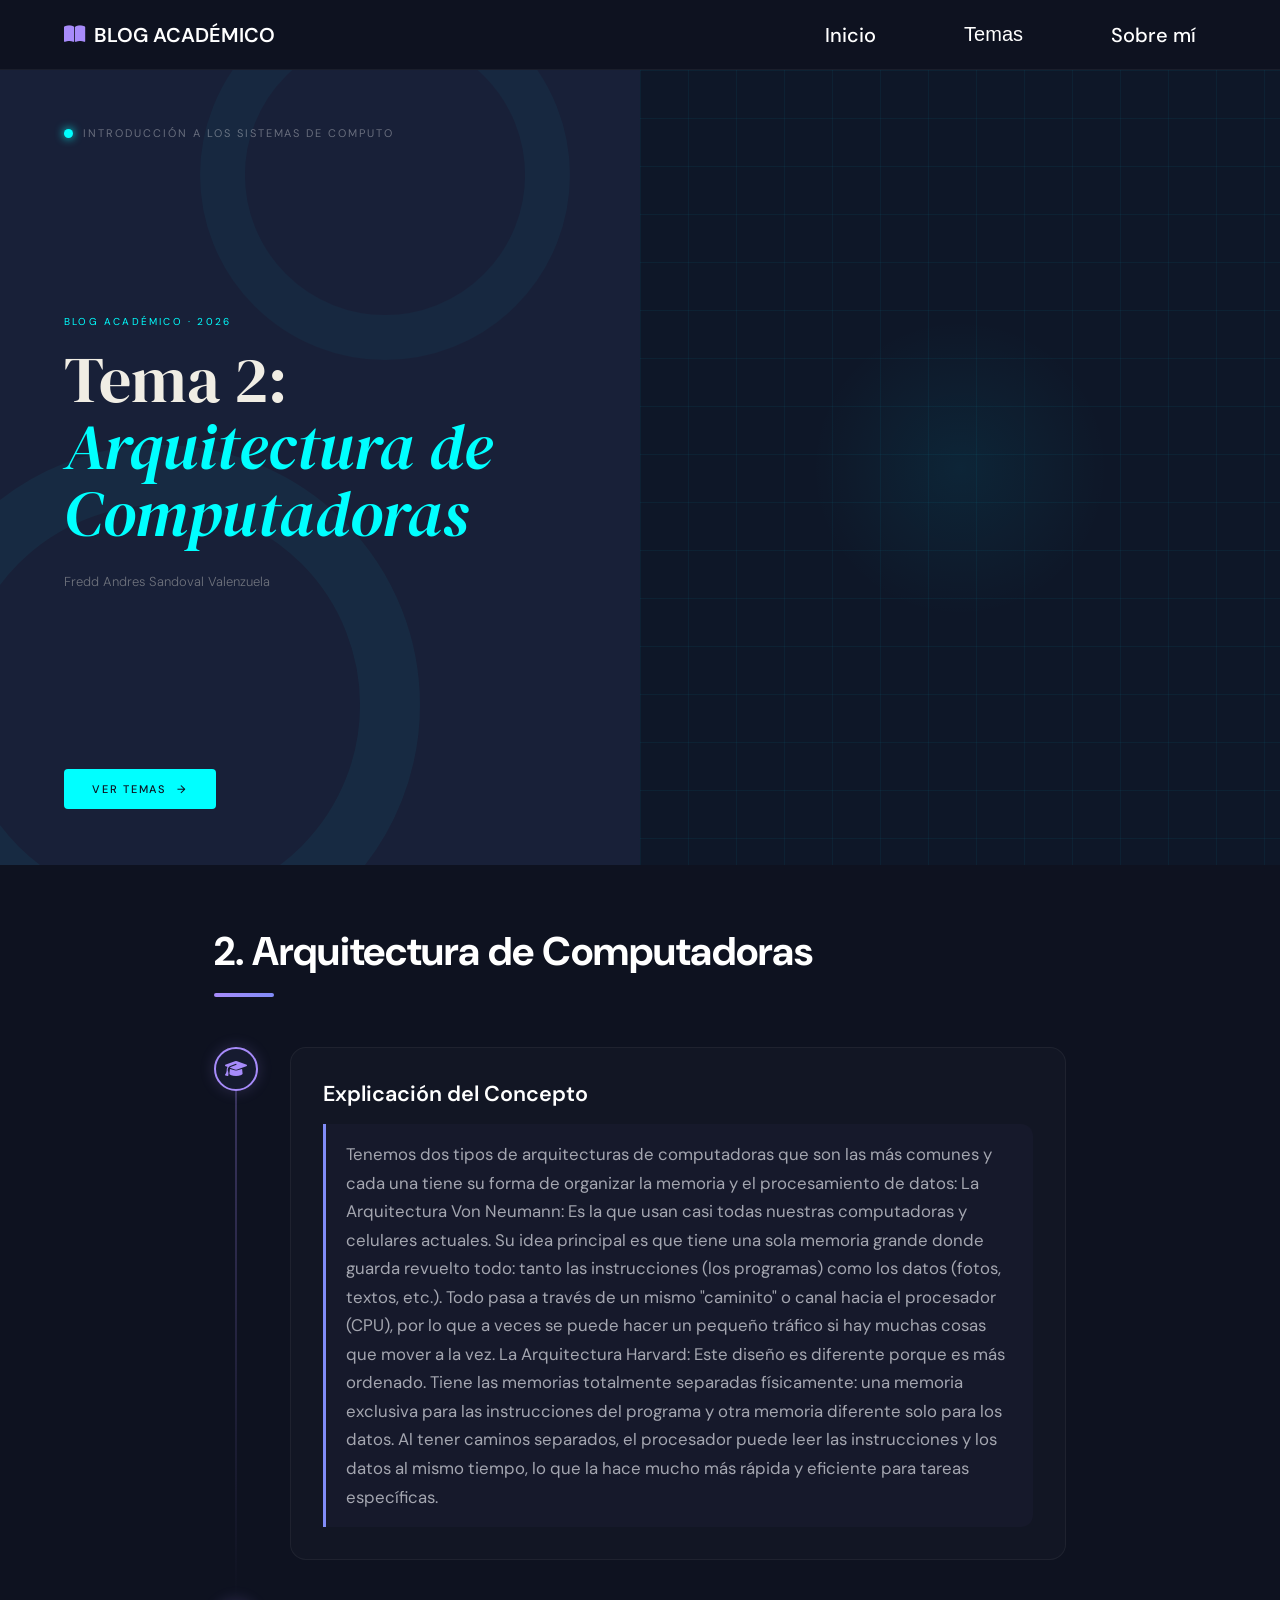
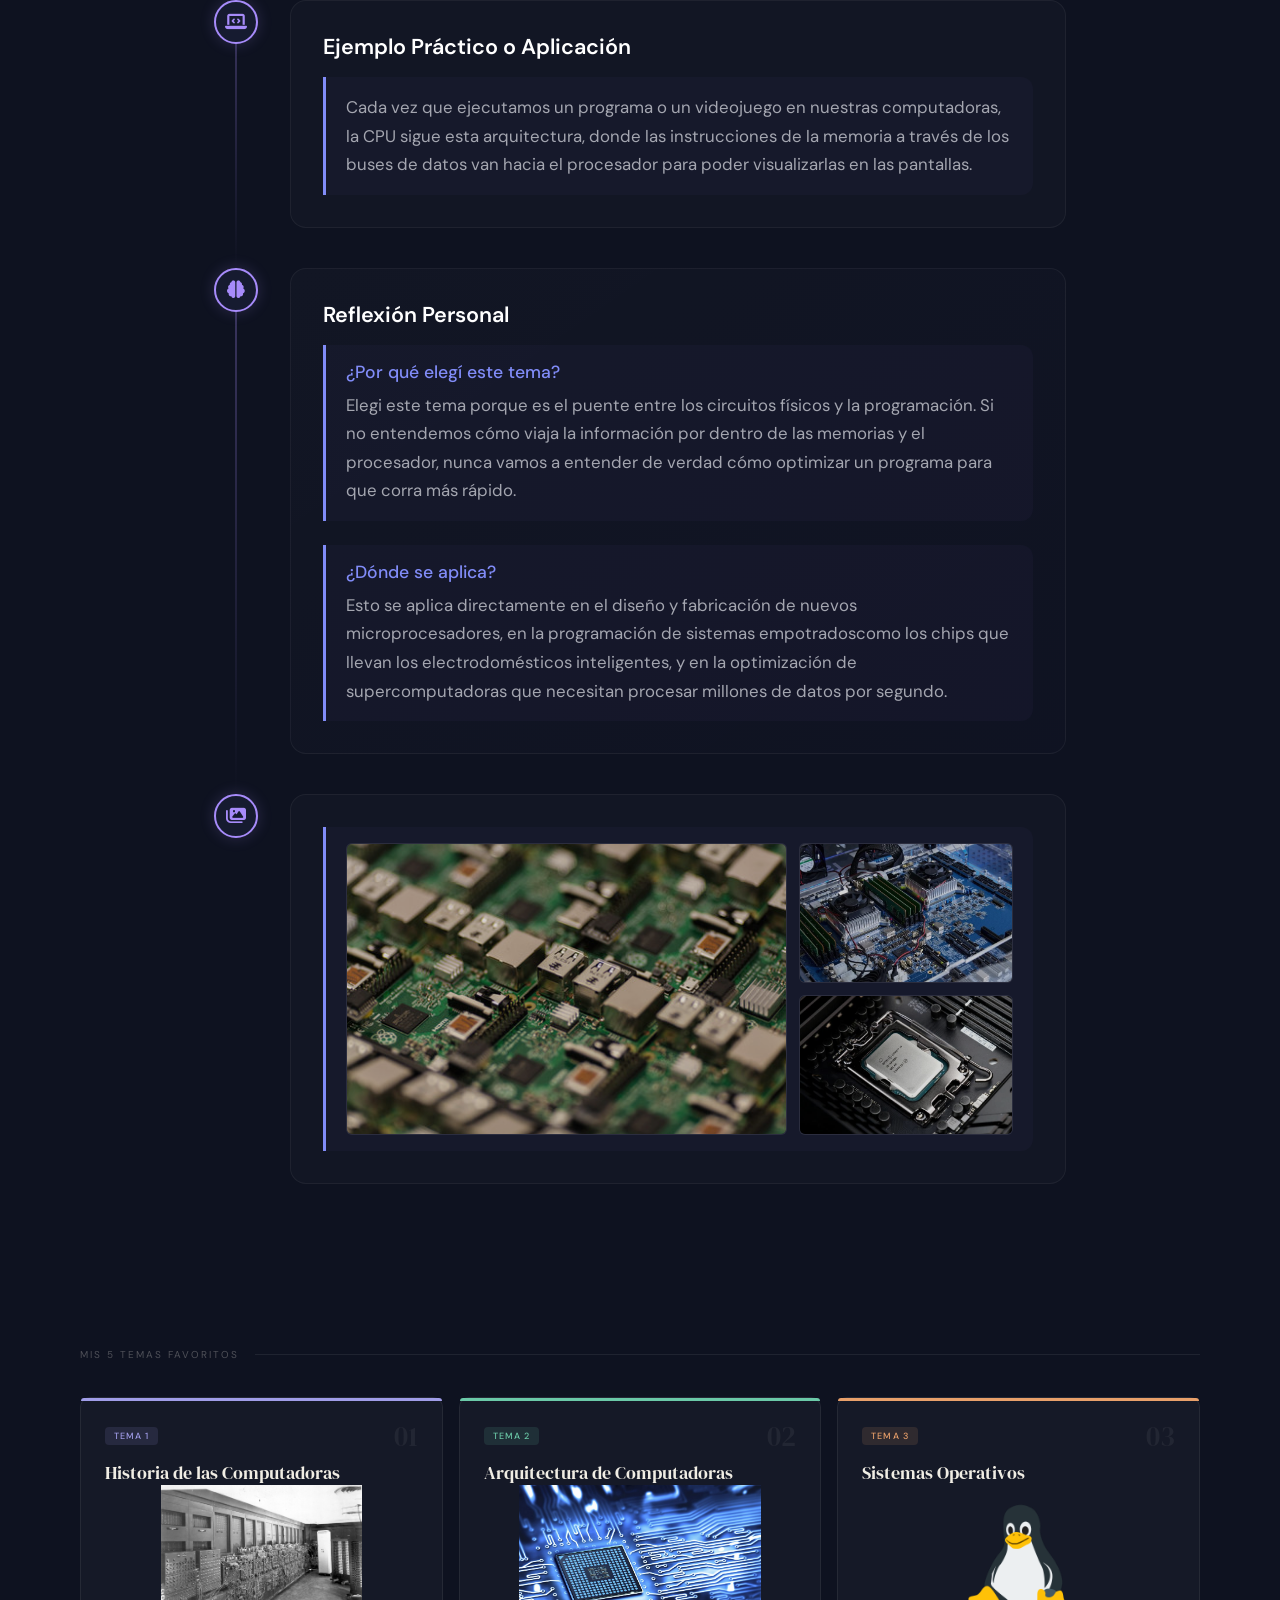
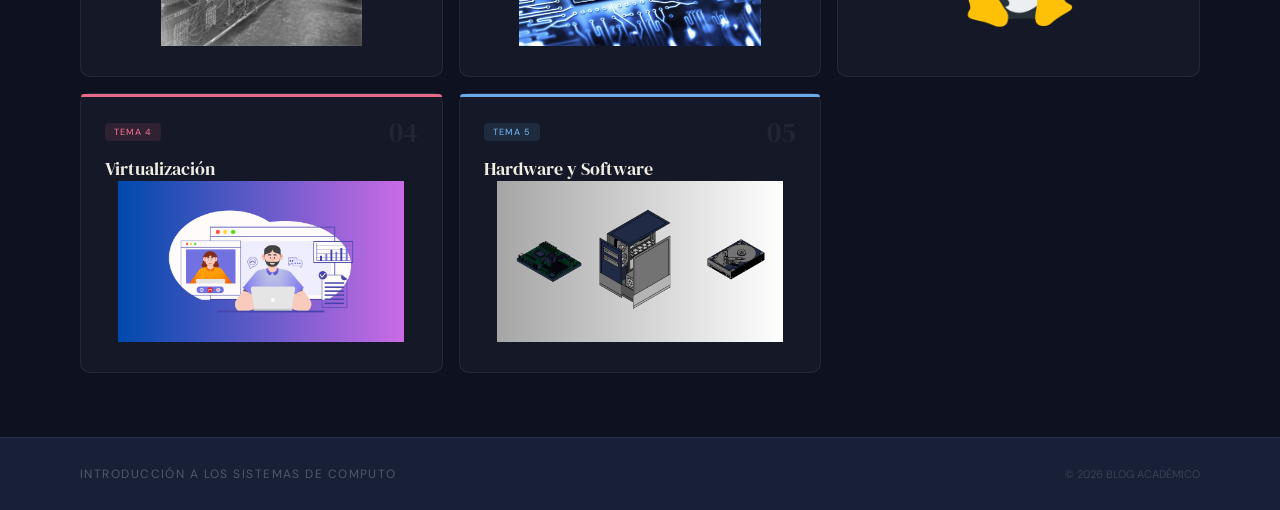
<file: pages/Tema2.html>
<!DOCTYPE html>
<html lang="en">

<head>
    <meta charset="UTF-8">
    <meta name="viewport" content="width=device-width, initial-scale=1.0">
    <title>Blog Académico</title>
    <link rel="preconnect" href="https://fonts.googleapis.com">
    <link rel="preconnect" href="https://fonts.gstatic.com" crossorigin>
    <link
        href="https://fonts.googleapis.com/css2?family=DM+Serif+Display:ital@0;1&family=DM+Sans:wght@300;400;500&display=swap"
        rel="stylesheet">
    <link rel="icon" type="image/x-icon" href="assets/monitor.png">
    <link rel="stylesheet" href="../styles/style.css">
    <link rel="stylesheet" href="https://cdnjs.cloudflare.com/ajax/libs/font-awesome/6.5.1/css/all.min.css">
</head>

<body>

    <!-- -------------------------------------------------- NAVBAR ---------------------------------------------------------- -->
    <nav class="navbar">
        <div class="nav-container">

            <a href="../index.html" class="nav-logo">
                <i class="fa-solid fa-book-open"></i> BLOG ACADÉMICO
            </a>

            <button class="menu-toggle" id="mobile-menu" aria-label="Abrir menú">
                <span class="bar"></span>
                <span class="bar"></span>
                <span class="bar"></span>
            </button>

            <ul id="nevbar" class="nav-menu">
                <li><a href="../index.html" class="nav-link ">Inicio</a></li>
                <li class="nav-link dropdown">
                    <button class="dropbtn">Temas</button>
                    <ul class="dropdown-content nav-link">
                        <li classname="nav-link"><a href="Tema1.html">Historia de las Computadoras</a></li>
                        <li classname="nav-link"><a href="Tema2.html">Arquitectura de Computadoras</a></li>
                        <li classname="nav-link"><a href="Tema3.html">Sistemas Operativos</a></li>
                        <li classname="nav-link"><a href="Tema4.html">Virtualización</a></li>
                        <li classname="nav-link"><a href="Tema5.html">Hardware y Software</a></li>
                    </ul>
                </li>
                <li><a href="SobreMi.html" classname="nav-link">Sobre mí</a></li>

            </ul>
        </div>
    </nav>

    <!-- ---------------------------------------------------- HERO ---------------------------------------------------------- -->
    <section class="hero">


        <div class="hero-left">
            <div class="hero-logo-area">
                <div class="hero-logo-dot"></div>
                <span class="hero-logo-text"> Introducción a los Sistemas de Computo </span>
            </div>

            <div class="hero-headline">
                <p class="hero-eyebrow">BLOG ACADÉMICO · 2026</p>
                <h1 class="hero-title">
                    Tema 2: <br>
                    <em>Arquitectura de Computadoras</em><br>
                </h1>
                <p class="hero-desc">
                    Fredd Andres Sandoval Valenzuela
                </p>
            </div>

            <div class="hero-bottom">
                <a href="#temas" class="hero-btn">
                    Ver temas
                    <span>→</span>
                </a>
            </div>
        </div>

        <div class="hero-right">
        </div>

    </section>
    <!-- ------------------------------------------------------ Artículos ------------------------------------------------- -->

    <main class="article-container">

        <header class="article-header">
            <h1 class="article-title"> 2. Arquitectura de Computadoras</h1>
            <div class="title-underline"></div>
        </header>

        <section class="concept-flow">

            <div class="flow-step">
                <div class="flow-indicator">
                    <div class="indicator-line"></div>
                    <div class="indicator-node"><i class="fa-solid fa-graduation-cap"></i></div>
                </div>
                <div class="flow-card">
                    <h2 class="card-subtitle">Explicación del Concepto</h2>
                    <div class="interactive-box">
                        <p class="card-text">
                            Tenemos dos tipos de arquitecturas de computadoras que son las más comunes y cada una tiene
                            su forma de organizar la memoria y el procesamiento de datos:
                            La Arquitectura Von Neumann: Es la que usan casi todas nuestras computadoras y celulares
                            actuales. Su idea principal es que tiene una sola memoria grande donde guarda revuelto todo:
                            tanto las instrucciones (los programas) como los datos (fotos, textos, etc.). Todo pasa a
                            través de un mismo "caminito" o canal hacia el procesador (CPU), por lo que a veces se puede
                            hacer un pequeño tráfico si hay muchas cosas que mover a la vez.

                            La Arquitectura Harvard: Este diseño es diferente porque es más ordenado. Tiene las memorias
                            totalmente separadas físicamente: una memoria exclusiva para las instrucciones del programa
                            y otra memoria diferente solo para los datos. Al tener caminos separados, el procesador
                            puede leer las instrucciones y los datos al mismo tiempo, lo que la hace mucho más rápida y
                            eficiente para tareas específicas.

                        </p>
                    </div>
                </div>
            </div>

            <div class="flow-step">
                <div class="flow-indicator">
                    <div class="indicator-line"></div>
                    <div class="indicator-node"><i class="fa-solid fa-laptop-code"></i></div>
                </div>
                <div class="flow-card">
                    <h2 class="card-subtitle">Ejemplo Práctico o Aplicación</h2>
                    <div class="interactive-box">
                        <p class="card-text">
                            Cada vez que ejecutamos un programa o un videojuego en nuestras computadoras, la CPU sigue
                            esta arquitectura, donde las instrucciones de la memoria a través de los buses de datos van
                            hacia el procesador para poder visualizarlas en las pantallas.

                        </p>
                    </div>
                </div>
            </div>

            <div class="flow-step">
                <div class="flow-indicator">
                    <div class="indicator-line"></div>
                    <div class="indicator-node"><i class="fa-solid fa-brain"></i></div>
                </div>
                <div class="flow-card reflection-card">
                    <h2 class="card-subtitle">Reflexión Personal</h2>

                    <div class="reflection-sub interactive-box">
                        <h3>¿Por qué elegí este tema?</h3>
                        <p class="card-text">
                            Elegi este tema porque es el puente entre los circuitos físicos y la programación. Si no
                            entendemos cómo viaja la información por dentro de las memorias y el procesador, nunca vamos
                            a entender de verdad cómo optimizar un programa para que corra más rápido.
                        </p>
                    </div>

                    <div class="reflection-sub interactive-box">
                        <h3>¿Dónde se aplica?</h3>
                        <p class="card-text">
                            Esto se aplica directamente en el diseño y fabricación de nuevos microprocesadores, en la
                            programación de sistemas empotradoscomo los chips que llevan los electrodomésticos
                            inteligentes, y en la optimización de supercomputadoras que necesitan procesar millones de
                            datos por segundo.
                        </p>
                    </div>
                </div>
            </div>
            <div class="flow-step">
                <div class="flow-indicator">
                    <div class="indicator-line"></div>
                    <div class="indicator-node"><i class="fa-solid fa-images"></i></div>
                </div>
                <div class="flow-card">


                    <div class="interactive-box clear-box">
                        <div class="article-collage-grid">
                            <div class="article-collage-item item-large">
                                <img src="../assets/AC2.jpg" alt="Evidencia visual 1">
                            </div>
                            <div class="article-collage-item">
                                <img src="../assets/AC1.jpg" alt="Evidencia visual 2">
                            </div>
                            <div class="article-collage-item">
                                <img src="../assets/AC3.jpg" alt="Evidencia visual 3">
                            </div>
                        </div>
                    </div>

                </div>
            </div>
        </section>
    </main>

    <!-- ----------------------------------------------- TARJETAS DE TEMAS -------------------------------------------------- -->
    <main class="main" id="temas">

        <div class="section-header">
            <span class="section-label">Mis 5 temas favoritos</span>
            <div class="section-line"></div>
        </div>

        <div class="blog">

            <a href="Tema1.html" class="blog-post apear">
                <div class="card">
                    <div class="card-container">
                        <div class="card-front">
                            <div class="post-accent accent-purple"></div>

                            <div class="card-top">
                                <div class="post-meta">
                                    <span class="post-tag tag-purple">Tema 1</span>
                                    <span class="post-num">01</span>
                                </div>
                                <h2>Historia de las Computadoras</h2>
                            </div>

                            <img src="../assets/HDC.png" alt="Historia de las Computadoras" class="img-card">
                        </div>

                        <div class="card-back">
                            <div class="post-accent accent-purple"></div>
                            <p>La computadora con el paso de los años ha ido evolucionando de monumentales máquinas a
                                dispositivos inteligentes esenciales para la humanidad. A continuación, se presenta su
                                historia, generaciones y la actualidad.</p>
                            <span class="post-link">Leer artículo →</span>
                        </div>
                    </div>
                </div>
            </a>

            <a href="Tema2.html" class="blog-post apear">
                <div class="card">
                    <div class="card-container">
                        <div class="card-front">
                            <div class="post-accent accent-teal"></div>

                            <div class="card-top">
                                <div class="post-meta">
                                    <span class="post-tag tag-teal">Tema 2</span>
                                    <span class="post-num">02</span>
                                </div>
                                <h2>Arquitectura de Computadoras</h2>
                            </div>

                            <img src="../assets/Arquitetura.jpg" alt="Arquitectura de Computadoras" class="img-card">
                        </div>

                        <div class="card-back">
                            <div class="post-accent accent-teal"></div>
                            <p>La arquitectura de las computadoras define su estructura y comportamiento fundamental. A
                                continuación, se presenta una visión general de los componentes principales y su
                                funcionamiento.</p>
                            <span class="post-link">Leer artículo →</span>
                        </div>
                    </div>
                </div>
            </a>

            <a href="Tema3.html" class="blog-post apear">
                <div class="card">
                    <div class="card-container">
                        <div class="card-front">
                            <div class="post-accent accent-orange"></div>

                            <div class="card-top">
                                <div class="post-meta">
                                    <span class="post-tag tag-orange">Tema 3</span>
                                    <span class="post-num">03</span>
                                </div>
                                <h2>Sistemas Operativos</h2>
                            </div>

                            <img src="../assets/sistemasOperativos.png" alt="Sistemas Operativos" class="img-card">
                        </div>

                        <div class="card-back">
                            <div class="post-accent accent-orange"></div>
                            <p>Los sistemas operativos son el software fundamental que gestiona los recursos de una
                                computadora y proporciona una interfaz para la ejecución de aplicaciones.</p>
                            <span class="post-link">Leer artículo →</span>
                        </div>
                    </div>
                </div>
            </a>

            <a href="Tema4.html" class="blog-post apear">
                <div class="card">
                    <div class="card-container">
                        <div class="card-front">
                            <div class="post-accent accent-pink"></div>

                            <div class="card-top">
                                <div class="post-meta">
                                    <span class="post-tag tag-pink">Tema 4</span>
                                    <span class="post-num">04</span>
                                </div>
                                <h2>Virtualización</h2>
                            </div>

                            <img src="../assets/1.png" alt="Virtualización" class="img-card">
                        </div>

                        <div class="card-back">
                            <div class="post-accent accent-pink"></div>
                            <p>La virtualización es una tecnología que permite crear múltiples entornos virtuales en un
                                solo sistema físico, optimizando el uso de los recursos.</p>
                            <span class="post-link">Leer artículo →</span>
                        </div>
                    </div>
                </div>
            </a>

            <a href="Tema5.html " class="blog-post apear">
                <div class="card">
                    <div class="card-container">
                        <div class="card-front">
                            <div class="post-accent accent-blue"></div>

                            <div class="card-top">
                                <div class="post-meta">
                                    <span class="post-tag tag-blue">Tema 5</span>
                                    <span class="post-num">05</span>
                                </div>
                                <h2>Hardware y Software</h2>
                            </div>

                            <img src="../assets/2.png" alt="Hardware y Software" class="img-card">
                        </div>

                        <div class="card-back">
                            <div class="post-accent accent-blue"></div>
                            <p>El hardware son los componentes físicos de una computadora, mientras que el software son
                                los programas y aplicaciones que permiten su funcionamiento.</p>
                            <span class="post-link">Leer artículo →</span>
                        </div>
                    </div>
                </div>
            </a>

        </div>
    </main>


    <!-- ---------------------------------------------------------- FOOTER -------------------------------------------------- -->
    <footer class="footer">
        <span class="footer-brand">Introducción a los Sistemas de Computo</span>
        <div class="footer-links">

        </div>
        <span class="footer-copy">© 2026 BLOG ACADÉMICO</span>
    </footer>


    <script>
        const menu = document.querySelector('#mobile-menu');
        const menuLinks = document.querySelector('.nav-menu');
        const dropbtn = document.querySelector('.dropbtn');
        const dropdown = document.querySelector('.dropdown');

        menu.addEventListener('click', function () {
            menu.classList.toggle('is-active');
            menuLinks.classList.toggle('active');
        });

        document.querySelectorAll('.nav-link').forEach(n => n.addEventListener('click', () => {
            menu.classList.remove('is-active');
            menuLinks.classList.remove('active');
        }));

        dropbtn.addEventListener('click', function (e) {
            if (window.innerWidth <= 768) {
                e.preventDefault();
                e.stopPropagation();
                dropdown.classList.toggle('open');
            }
        });
    </script>
</body>

</html>
</file>
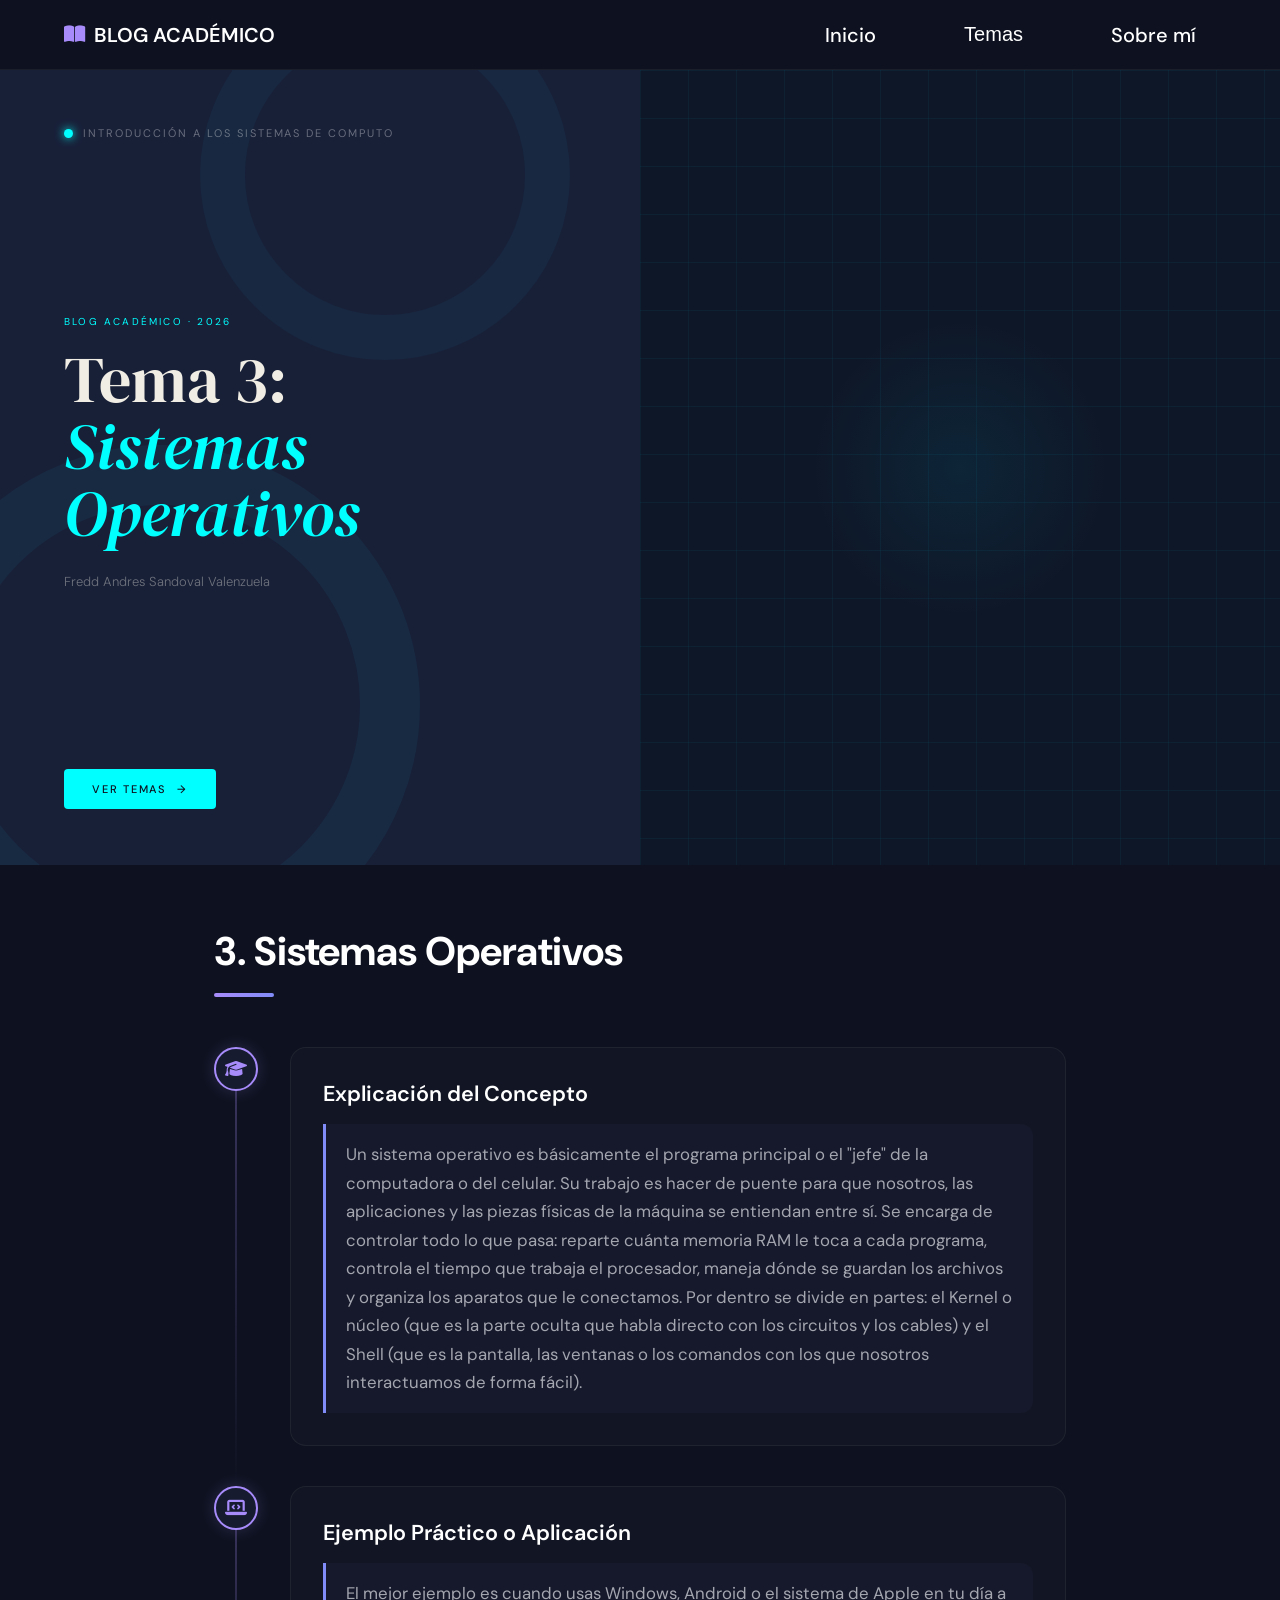
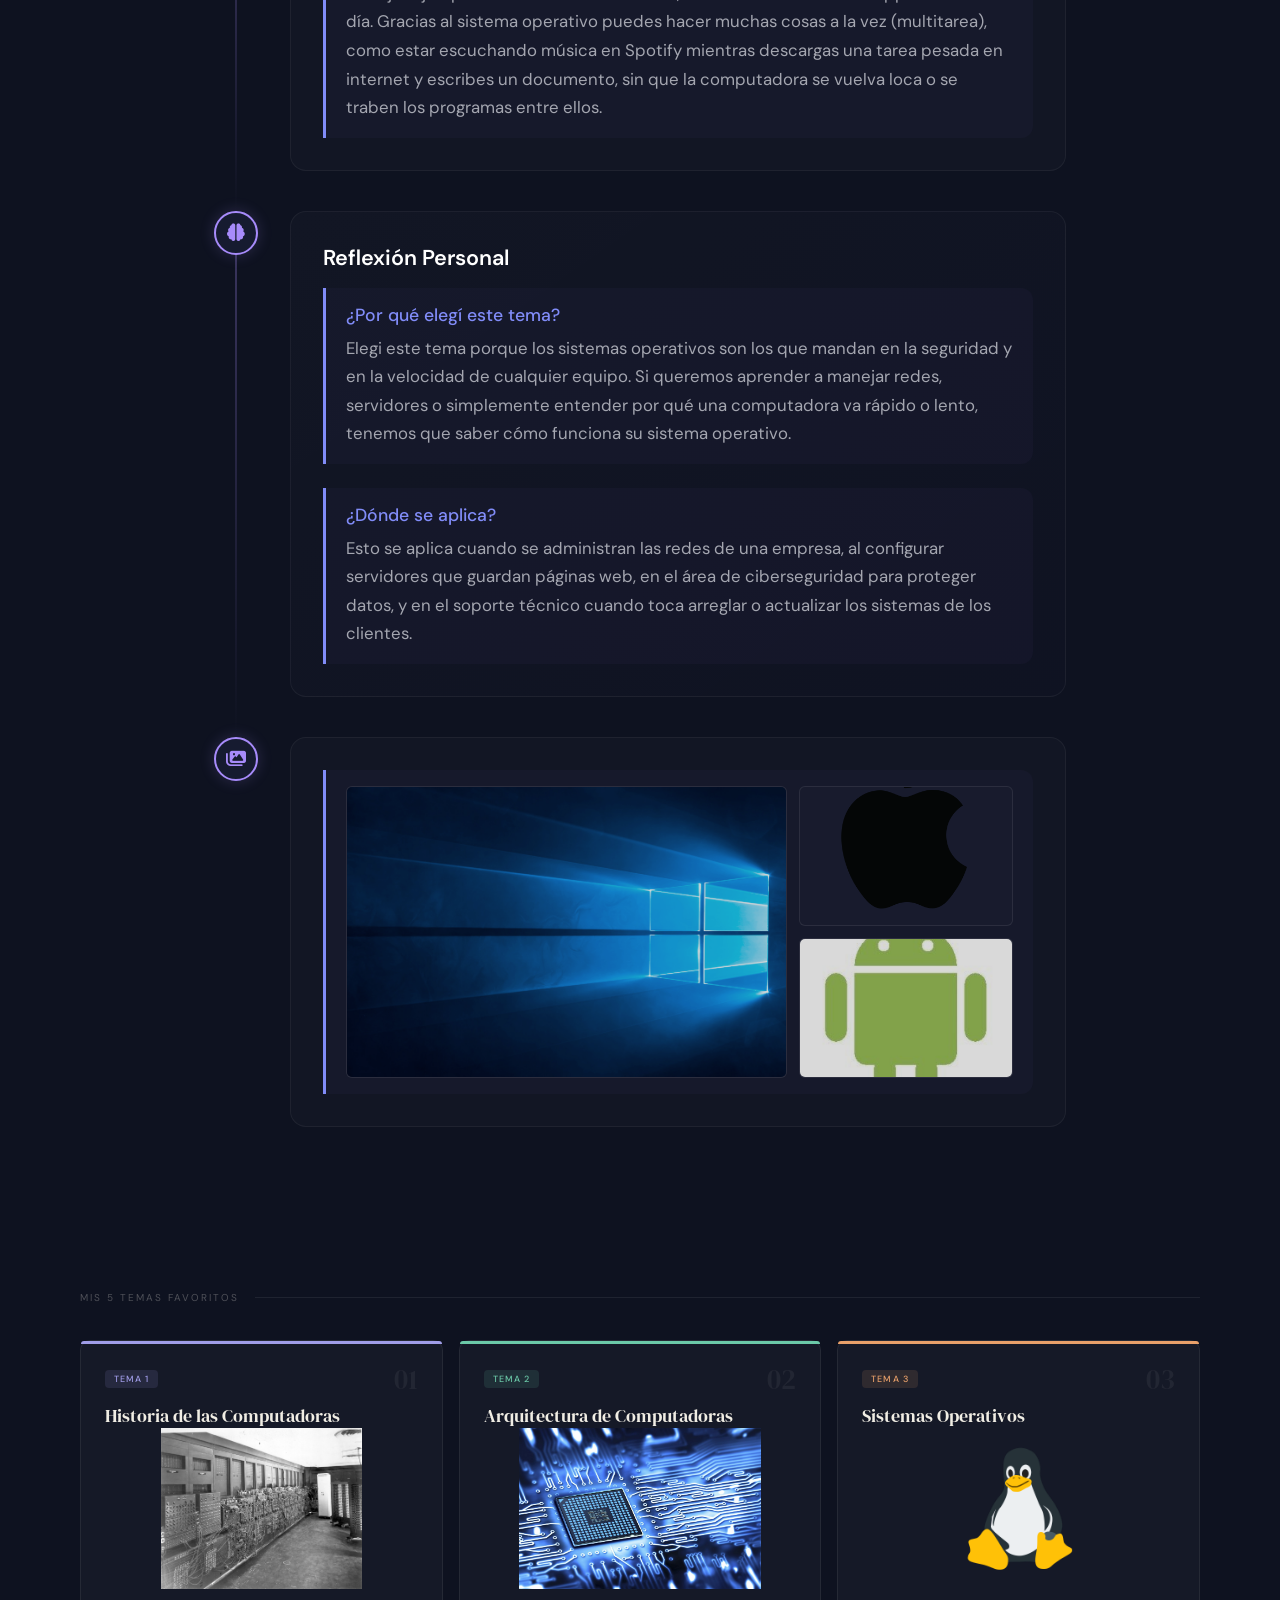
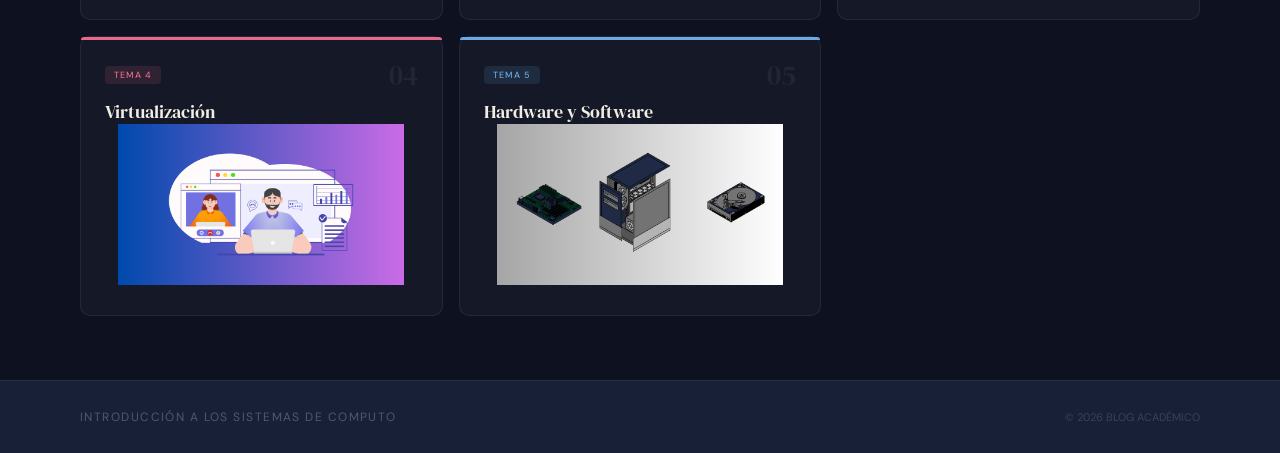
<file: pages/Tema3.html>
<!DOCTYPE html>
<html lang="en">

<head>
    <meta charset="UTF-8">
    <meta name="viewport" content="width=device-width, initial-scale=1.0">
    <title>Blog Académico</title>
    <link rel="preconnect" href="https://fonts.googleapis.com">
    <link rel="preconnect" href="https://fonts.gstatic.com" crossorigin>
    <link
        href="https://fonts.googleapis.com/css2?family=DM+Serif+Display:ital@0;1&family=DM+Sans:wght@300;400;500&display=swap"
        rel="stylesheet">
    <link rel="icon" type="image/x-icon" href="assets/monitor.png">
    <link rel="stylesheet" href="../styles/style.css">
    <link rel="stylesheet" href="https://cdnjs.cloudflare.com/ajax/libs/font-awesome/6.5.1/css/all.min.css">
</head>

<body>

    <!-- -------------------------------------------------- NAVBAR ---------------------------------------------------------- -->
    <nav class="navbar">
        <div class="nav-container">

            <a href="../index.html" class="nav-logo">
                <i class="fa-solid fa-book-open"></i> BLOG ACADÉMICO
            </a>

            <button class="menu-toggle" id="mobile-menu" aria-label="Abrir menú">
                <span class="bar"></span>
                <span class="bar"></span>
                <span class="bar"></span>
            </button>

            <ul id="nevbar" class="nav-menu">
                <li><a href="../index.html" class="nav-link ">Inicio</a></li>
                <li class="nav-link dropdown">
                    <button class="dropbtn">Temas</button>
                    <ul class="dropdown-content nav-link">
                        <li classname="nav-link"><a href="Tema1.html">Historia de las Computadoras</a></li>
                        <li classname="nav-link"><a href="Tema2.html">Arquitectura de Computadoras</a></li>
                        <li classname="nav-link"><a href="Tema3.html">Sistemas Operativos</a></li>
                        <li classname="nav-link"><a href="Tema4.html">Virtualización</a></li>
                        <li classname="nav-link"><a href="Tema5.html">Hardware y Software</a></li>
                    </ul>
                </li>
                <li><a href="SobreMi.html" classname="nav-link">Sobre mí</a></li>

            </ul>
        </div>
    </nav>

    <!-- ---------------------------------------------------- HERO ---------------------------------------------------------- -->
    <section class="hero">


        <div class="hero-left">
            <div class="hero-logo-area">
                <div class="hero-logo-dot"></div>
                <span class="hero-logo-text"> Introducción a los Sistemas de Computo </span>
            </div>

            <div class="hero-headline">
                <p class="hero-eyebrow">BLOG ACADÉMICO · 2026</p>
                <h1 class="hero-title">
                    Tema 3: <br>
                    <em>Sistemas Operativos</em><br>
                </h1>
                <p class="hero-desc">
                    Fredd Andres Sandoval Valenzuela
                </p>
            </div>

            <div class="hero-bottom">
                <a href="#temas" class="hero-btn">
                    Ver temas
                    <span>→</span>
                </a>
            </div>
        </div>


        <div class="hero-right">
        </div>

    </section>
    <!-- ------------------------------------------------------ Artículos ------------------------------------------------- -->

    <main class="article-container">

        <header class="article-header">
            <h1 class="article-title"> 3. Sistemas Operativos</h1>
            <div class="title-underline"></div>
        </header>

        <section class="concept-flow">

            <div class="flow-step">
                <div class="flow-indicator">
                    <div class="indicator-line"></div>
                    <div class="indicator-node"><i class="fa-solid fa-graduation-cap"></i></div>
                </div>
                <div class="flow-card">
                    <h2 class="card-subtitle">Explicación del Concepto</h2>
                    <div class="interactive-box">
                        <p class="card-text">
                            Un sistema operativo es básicamente el programa principal o el "jefe" de la computadora o
                            del celular. Su trabajo es hacer de puente para que nosotros, las aplicaciones y las piezas
                            físicas de la máquina se entiendan entre sí. Se encarga de controlar todo lo que pasa:
                            reparte cuánta memoria RAM le toca a cada programa, controla el tiempo que trabaja el
                            procesador, maneja dónde se guardan los archivos y organiza los aparatos que le conectamos.
                            Por dentro se divide en partes: el Kernel o núcleo (que es la parte oculta que habla directo
                            con los circuitos y los cables) y el Shell (que es la pantalla, las ventanas o los comandos
                            con los que nosotros interactuamos de forma fácil).
                        </p>
                    </div>
                </div>
            </div>

            <div class="flow-step">
                <div class="flow-indicator">
                    <div class="indicator-line"></div>
                    <div class="indicator-node"><i class="fa-solid fa-laptop-code"></i></div>
                </div>
                <div class="flow-card">
                    <h2 class="card-subtitle">Ejemplo Práctico o Aplicación</h2>
                    <div class="interactive-box">
                        <p class="card-text">
                            El mejor ejemplo es cuando usas Windows, Android o el sistema de Apple en tu día a día.
                            Gracias al sistema operativo puedes hacer muchas cosas a la vez (multitarea), como estar
                            escuchando música en Spotify mientras descargas una tarea pesada en internet y escribes un
                            documento, sin que la computadora se vuelva loca o se traben los programas entre ellos.
                        </p>
                    </div>
                </div>
            </div>

            <div class="flow-step">
                <div class="flow-indicator">
                    <div class="indicator-line"></div>
                    <div class="indicator-node"><i class="fa-solid fa-brain"></i></div>
                </div>
                <div class="flow-card reflection-card">
                    <h2 class="card-subtitle">Reflexión Personal</h2>

                    <div class="reflection-sub interactive-box">
                        <h3>¿Por qué elegí este tema?</h3>
                        <p class="card-text">
                            Elegi este tema porque los sistemas operativos son los que mandan en la seguridad y en la
                            velocidad de cualquier equipo. Si queremos aprender a manejar redes, servidores o
                            simplemente entender por qué una computadora va rápido o lento, tenemos que saber cómo
                            funciona su sistema operativo.
                        </p>
                    </div>

                    <div class="reflection-sub interactive-box">
                        <h3>¿Dónde se aplica?</h3>
                        <p class="card-text">
                            Esto se aplica cuando se administran las redes de una empresa, al configurar servidores que
                            guardan páginas web, en el área de ciberseguridad para proteger datos, y en el soporte
                            técnico cuando toca arreglar o actualizar los sistemas de los clientes.
                        </p>
                    </div>
                </div>
            </div>
            <div class="flow-step">
                <div class="flow-indicator">
                    <div class="indicator-line"></div>
                    <div class="indicator-node"><i class="fa-solid fa-images"></i></div>
                </div>
                <div class="flow-card">


                    <div class="interactive-box clear-box">
                        <div class="article-collage-grid">
                            <div class="article-collage-item item-large">
                                <img src="../assets/SO1.jpg" alt="Evidencia visual 1">
                            </div>
                            <div class="article-collage-item">
                                <img src="../assets/SO2.png" alt="Evidencia visual 2">
                            </div>
                            <div class="article-collage-item">
                                <img src="../assets/SO3.jpg" alt="Evidencia visual 3">
                            </div>


                        </div>
                    </div>

                </div>
            </div>
        </section>
    </main>

    <!-- ----------------------------------------------- TARJETAS DE TEMAS -------------------------------------------------- -->
    <main class="main" id="temas">

        <div class="section-header">
            <span class="section-label">Mis 5 temas favoritos</span>
            <div class="section-line"></div>
        </div>

        <div class="blog">

            <a href="Tema1.html" class="blog-post apear">
                <div class="card">
                    <div class="card-container">
                        <div class="card-front">
                            <div class="post-accent accent-purple"></div>

                            <div class="card-top">
                                <div class="post-meta">
                                    <span class="post-tag tag-purple">Tema 1</span>
                                    <span class="post-num">01</span>
                                </div>
                                <h2>Historia de las Computadoras</h2>
                            </div>

                            <img src="../assets/HDC.png" alt="Historia de las Computadoras" class="img-card">
                        </div>

                        <div class="card-back">
                            <div class="post-accent accent-purple"></div>
                            <p>La computadora con el paso de los años ha ido evolucionando de monumentales máquinas a
                                dispositivos inteligentes esenciales para la humanidad. A continuación, se presenta su
                                historia, generaciones y la actualidad.</p>
                            <span class="post-link">Leer artículo →</span>
                        </div>
                    </div>
                </div>
            </a>

            <a href="Tema2.html" class="blog-post apear">
                <div class="card">
                    <div class="card-container">
                        <div class="card-front">
                            <div class="post-accent accent-teal"></div>

                            <div class="card-top">
                                <div class="post-meta">
                                    <span class="post-tag tag-teal">Tema 2</span>
                                    <span class="post-num">02</span>
                                </div>
                                <h2>Arquitectura de Computadoras</h2>
                            </div>

                            <img src="../assets/Arquitetura.jpg" alt="Arquitectura de Computadoras" class="img-card">
                        </div>

                        <div class="card-back">
                            <div class="post-accent accent-teal"></div>
                            <p>La arquitectura de las computadoras define su estructura y comportamiento fundamental. A
                                continuación, se presenta una visión general de los componentes principales y su
                                funcionamiento.</p>
                            <span class="post-link">Leer artículo →</span>
                        </div>
                    </div>
                </div>
            </a>

            <a href="Tema3.html" class="blog-post apear">
                <div class="card">
                    <div class="card-container">
                        <div class="card-front">
                            <div class="post-accent accent-orange"></div>

                            <div class="card-top">
                                <div class="post-meta">
                                    <span class="post-tag tag-orange">Tema 3</span>
                                    <span class="post-num">03</span>
                                </div>
                                <h2>Sistemas Operativos</h2>
                            </div>

                            <img src="../assets/sistemasOperativos.png" alt="Sistemas Operativos" class="img-card">
                        </div>

                        <div class="card-back">
                            <div class="post-accent accent-orange"></div>
                            <p>Los sistemas operativos son el software fundamental que gestiona los recursos de una
                                computadora y proporciona una interfaz para la ejecución de aplicaciones.</p>
                            <span class="post-link">Leer artículo →</span>
                        </div>
                    </div>
                </div>
            </a>

            <a href="Tema4.html" class="blog-post apear">
                <div class="card">
                    <div class="card-container">
                        <div class="card-front">
                            <div class="post-accent accent-pink"></div>

                            <div class="card-top">
                                <div class="post-meta">
                                    <span class="post-tag tag-pink">Tema 4</span>
                                    <span class="post-num">04</span>
                                </div>
                                <h2>Virtualización</h2>
                            </div>

                            <img src="../assets/1.png" alt="Virtualización" class="img-card">
                        </div>

                        <div class="card-back">
                            <div class="post-accent accent-pink"></div>
                            <p>La virtualización es una tecnología que permite crear múltiples entornos virtuales en un
                                solo sistema físico, optimizando el uso de los recursos.</p>
                            <span class="post-link">Leer artículo →</span>
                        </div>
                    </div>
                </div>
            </a>

            <a href="Tema5.html " class="blog-post apear">
                <div class="card">
                    <div class="card-container">
                        <div class="card-front">
                            <div class="post-accent accent-blue"></div>

                            <div class="card-top">
                                <div class="post-meta">
                                    <span class="post-tag tag-blue">Tema 5</span>
                                    <span class="post-num">05</span>
                                </div>
                                <h2>Hardware y Software</h2>
                            </div>

                            <img src="../assets/2.png" alt="Hardware y Software" class="img-card">
                        </div>

                        <div class="card-back">
                            <div class="post-accent accent-blue"></div>
                            <p>El hardware son los componentes físicos de una computadora, mientras que el software son
                                los programas y aplicaciones que permiten su funcionamiento.</p>
                            <span class="post-link">Leer artículo →</span>
                        </div>
                    </div>
                </div>
            </a>

        </div>
    </main>


    <!-- ---------------------------------------------------------- FOOTER -------------------------------------------------- -->
    <footer class="footer">
        <span class="footer-brand">Introducción a los Sistemas de Computo</span>
        <div class="footer-links">

        </div>
        <span class="footer-copy">© 2026 BLOG ACADÉMICO</span>
    </footer>


    <script>
        const menu = document.querySelector('#mobile-menu');
        const menuLinks = document.querySelector('.nav-menu');
        const dropbtn = document.querySelector('.dropbtn');
        const dropdown = document.querySelector('.dropdown');

        menu.addEventListener('click', function () {
            menu.classList.toggle('is-active');
            menuLinks.classList.toggle('active');
        });

        document.querySelectorAll('.nav-link').forEach(n => n.addEventListener('click', () => {
            menu.classList.remove('is-active');
            menuLinks.classList.remove('active');
        }));

        dropbtn.addEventListener('click', function (e) {
            if (window.innerWidth <= 768) {
                e.preventDefault();
                e.stopPropagation();
                dropdown.classList.toggle('open');
            }
        });
    </script>
</body>

</html>
</file>
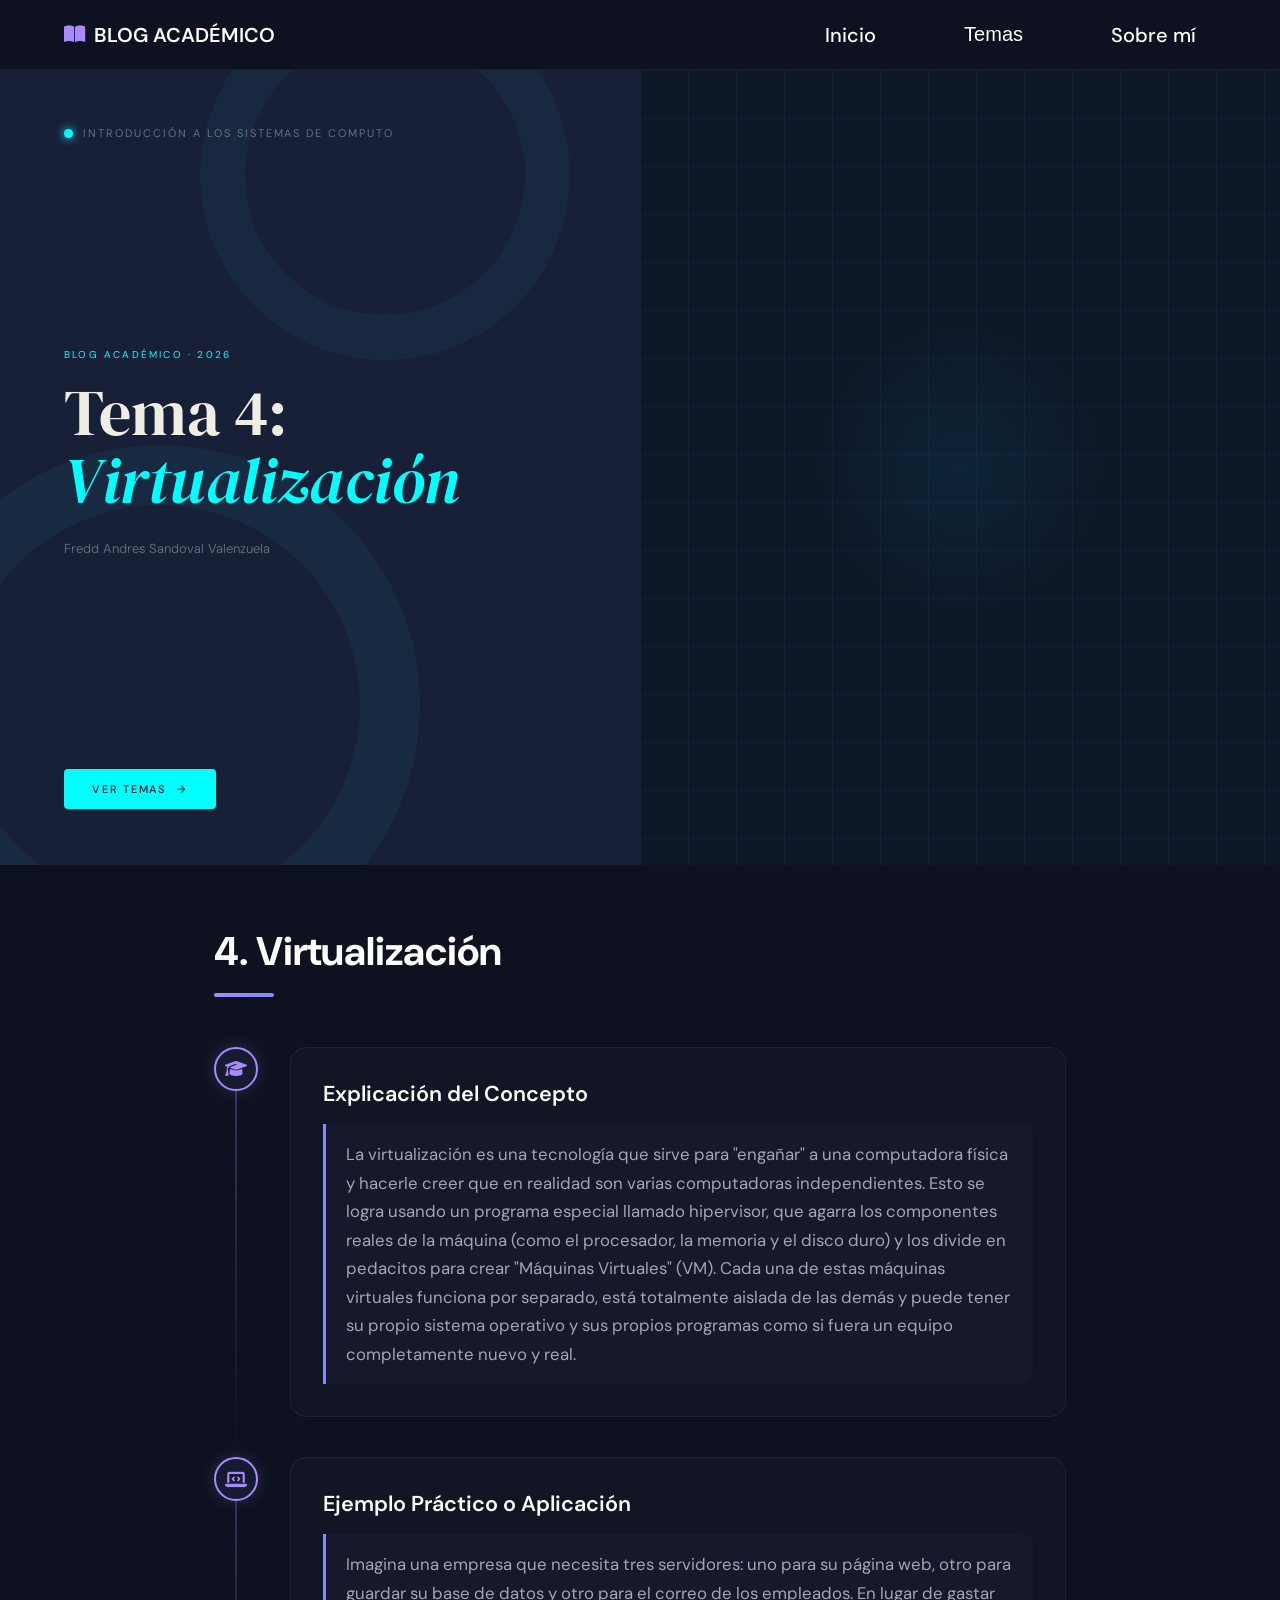
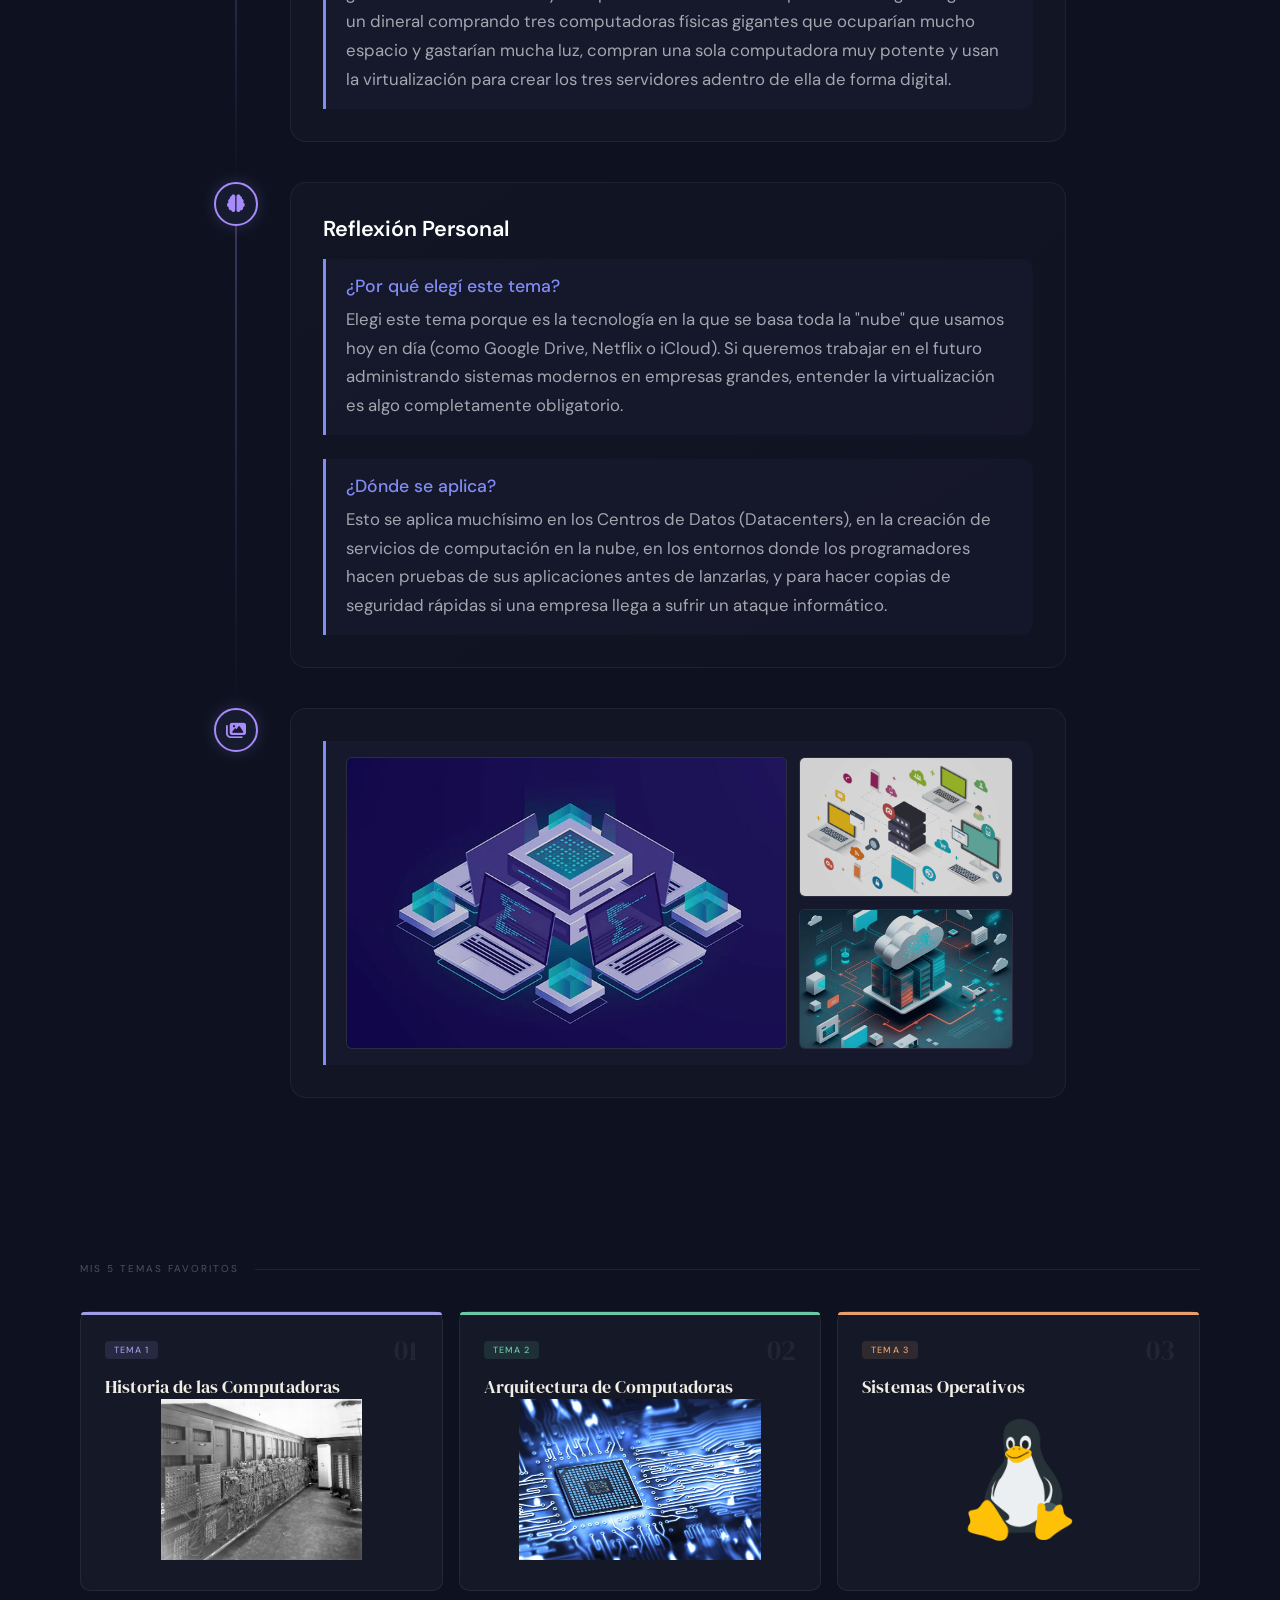
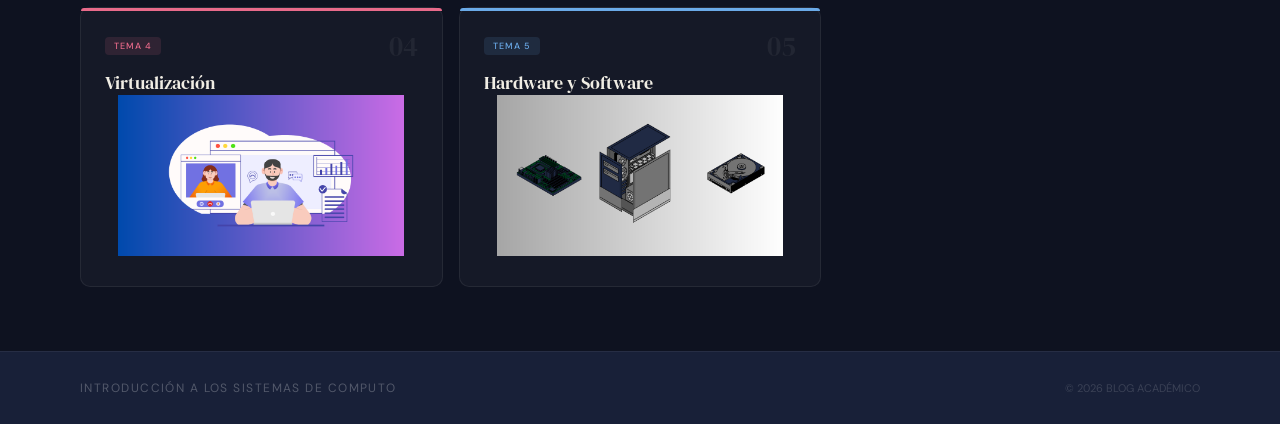
<file: pages/Tema4.html>
<!DOCTYPE html>
<html lang="en">

<head>
    <meta charset="UTF-8">
    <meta name="viewport" content="width=device-width, initial-scale=1.0">
    <title>Blog Académico</title>
    <link rel="preconnect" href="https://fonts.googleapis.com">
    <link rel="preconnect" href="https://fonts.gstatic.com" crossorigin>
    <link
        href="https://fonts.googleapis.com/css2?family=DM+Serif+Display:ital@0;1&family=DM+Sans:wght@300;400;500&display=swap"
        rel="stylesheet">
    <link rel="icon" type="image/x-icon" href="assets/monitor.png">
    <link rel="stylesheet" href="../styles/style.css">
    <link rel="stylesheet" href="https://cdnjs.cloudflare.com/ajax/libs/font-awesome/6.5.1/css/all.min.css">
</head>

<body>

    <!-- -------------------------------------------------- NAVBAR ---------------------------------------------------------- -->
    <nav class="navbar">
        <div class="nav-container">

            <a href="../index.html" class="nav-logo">
                <i class="fa-solid fa-book-open"></i> BLOG ACADÉMICO
            </a>

            <button class="menu-toggle" id="mobile-menu" aria-label="Abrir menú">
                <span class="bar"></span>
                <span class="bar"></span>
                <span class="bar"></span>
            </button>

            <ul id="nevbar" class="nav-menu">
                <li><a href="../index.html" class="nav-link ">Inicio</a></li>
                <li class="nav-link dropdown">
                    <button class="dropbtn">Temas</button>
                    <ul class="dropdown-content nav-link">
                        <li classname="nav-link"><a href="Tema1.html">Historia de las Computadoras</a></li>
                        <li classname="nav-link"><a href="Tema2.html">Arquitectura de Computadoras</a></li>
                        <li classname="nav-link"><a href="Tema3.html">Sistemas Operativos</a></li>
                        <li classname="nav-link"><a href="Tema4.html">Virtualización</a></li>
                        <li classname="nav-link"><a href="Tema5.html">Hardware y Software</a></li>
                    </ul>
                </li>
                <li><a href="SobreMi.html" classname="nav-link">Sobre mí</a></li>

            </ul>
        </div>
    </nav>

    <!-- ---------------------------------------------------- HERO ---------------------------------------------------------- -->
    <section class="hero">


        <div class="hero-left">
            <div class="hero-logo-area">
                <div class="hero-logo-dot"></div>
                <span class="hero-logo-text"> Introducción a los Sistemas de Computo </span>
            </div>

            <div class="hero-headline">
                <p class="hero-eyebrow">BLOG ACADÉMICO · 2026</p>
                <h1 class="hero-title">
                    Tema 4: <br>
                    <em>Virtualización</em><br>
                </h1>
                <p class="hero-desc">
                    Fredd Andres Sandoval Valenzuela
                </p>
            </div>

            <div class="hero-bottom">
                <a href="#temas" class="hero-btn">
                    Ver temas
                    <span>→</span>
                </a>
            </div>
        </div>


        <div class="hero-right">
        </div>

    </section>
    <!-- ------------------------------------------------------ Artículos ------------------------------------------------- -->

    <main class="article-container">

        <header class="article-header">
            <h1 class="article-title"> 4. Virtualización</h1>
            <div class="title-underline"></div>
        </header>

        <section class="concept-flow">

            <div class="flow-step">
                <div class="flow-indicator">
                    <div class="indicator-line"></div>
                    <div class="indicator-node"><i class="fa-solid fa-graduation-cap"></i></div>
                </div>
                <div class="flow-card">
                    <h2 class="card-subtitle">Explicación del Concepto</h2>
                    <div class="interactive-box">
                        <p class="card-text">
                            La virtualización es una tecnología que sirve para "engañar" a una computadora física y
                            hacerle creer que en realidad son varias computadoras independientes. Esto se logra usando
                            un programa especial llamado hipervisor, que agarra los componentes reales de la máquina
                            (como el procesador, la memoria y el disco duro) y los divide en pedacitos para crear
                            "Máquinas Virtuales" (VM). Cada una de estas máquinas virtuales funciona por separado, está
                            totalmente aislada de las demás y puede tener su propio sistema operativo y sus propios
                            programas como si fuera un equipo completamente nuevo y real.
                        </p>
                    </div>
                </div>
            </div>

            <div class="flow-step">
                <div class="flow-indicator">
                    <div class="indicator-line"></div>
                    <div class="indicator-node"><i class="fa-solid fa-laptop-code"></i></div>
                </div>
                <div class="flow-card">
                    <h2 class="card-subtitle">Ejemplo Práctico o Aplicación</h2>
                    <div class="interactive-box">
                        <p class="card-text">
                            Imagina una empresa que necesita tres servidores: uno para su página web, otro para guardar
                            su base de datos y otro para el correo de los empleados. En lugar de gastar un dineral
                            comprando tres computadoras físicas gigantes que ocuparían mucho espacio y gastarían mucha
                            luz, compran una sola computadora muy potente y usan la virtualización para crear los tres
                            servidores adentro de ella de forma digital.
                        </p>
                    </div>
                </div>
            </div>

            <div class="flow-step">
                <div class="flow-indicator">
                    <div class="indicator-line"></div>
                    <div class="indicator-node"><i class="fa-solid fa-brain"></i></div>
                </div>
                <div class="flow-card reflection-card">
                    <h2 class="card-subtitle">Reflexión Personal</h2>

                    <div class="reflection-sub interactive-box">
                        <h3>¿Por qué elegí este tema?</h3>
                        <p class="card-text">
                            Elegi este tema porque es la tecnología en la que se basa toda la "nube" que usamos hoy
                            en día (como Google Drive, Netflix o iCloud). Si queremos trabajar en el futuro
                            administrando sistemas modernos en empresas grandes, entender la virtualización es algo
                            completamente obligatorio.
                        </p>
                    </div>

                    <div class="reflection-sub interactive-box">
                        <h3>¿Dónde se aplica?</h3>
                        <p class="card-text">
                            Esto se aplica muchísimo en los Centros de Datos (Datacenters), en la creación de servicios
                            de computación en la nube, en los entornos donde los programadores hacen pruebas de sus
                            aplicaciones antes de lanzarlas, y para hacer copias de seguridad rápidas si una empresa
                            llega a sufrir un ataque informático.
                        </p>
                    </div>
                </div>
            </div>
            <div class="flow-step">
                <div class="flow-indicator">
                    <div class="indicator-line"></div>
                    <div class="indicator-node"><i class="fa-solid fa-images"></i></div>
                </div>
                <div class="flow-card">


                    <div class="interactive-box clear-box">
                        <div class="article-collage-grid">
                            <div class="article-collage-item item-large">
                                <img src="../assets/v1.webp" alt="Evidencia visual 1">
                            </div>
                            <div class="article-collage-item">
                                <img src="../assets/v2.png" alt="Evidencia visual 2">
                            </div>
                            <div class="article-collage-item">
                                <img src="../assets/v3.webp" alt="Evidencia visual 3">
                            </div>


                        </div>
                    </div>

                </div>
            </div>
        </section>
    </main>

    <!-- ----------------------------------------------- TARJETAS DE TEMAS -------------------------------------------------- -->
    <main class="main" id="temas">

        <div class="section-header">
            <span class="section-label">Mis 5 temas favoritos</span>
            <div class="section-line"></div>
        </div>

        <div class="blog">

            <a href="Tema1.html" class="blog-post apear">
                <div class="card">
                    <div class="card-container">
                        <div class="card-front">
                            <div class="post-accent accent-purple"></div>

                            <div class="card-top">
                                <div class="post-meta">
                                    <span class="post-tag tag-purple">Tema 1</span>
                                    <span class="post-num">01</span>
                                </div>
                                <h2>Historia de las Computadoras</h2>
                            </div>

                            <img src="../assets/HDC.png" alt="Historia de las Computadoras" class="img-card">
                        </div>

                        <div class="card-back">
                            <div class="post-accent accent-purple"></div>
                            <p>La computadora con el paso de los años ha ido evolucionando de monumentales máquinas a
                                dispositivos inteligentes esenciales para la humanidad. A continuación, se presenta su
                                historia, generaciones y la actualidad.</p>
                            <span class="post-link">Leer artículo →</span>
                        </div>
                    </div>
                </div>
            </a>

            <a href="Tema2.html" class="blog-post apear">
                <div class="card">
                    <div class="card-container">
                        <div class="card-front">
                            <div class="post-accent accent-teal"></div>

                            <div class="card-top">
                                <div class="post-meta">
                                    <span class="post-tag tag-teal">Tema 2</span>
                                    <span class="post-num">02</span>
                                </div>
                                <h2>Arquitectura de Computadoras</h2>
                            </div>

                            <img src="../assets/Arquitetura.jpg" alt="Arquitectura de Computadoras" class="img-card">
                        </div>

                        <div class="card-back">
                            <div class="post-accent accent-teal"></div>
                            <p>La arquitectura de las computadoras define su estructura y comportamiento fundamental. A
                                continuación, se presenta una visión general de los componentes principales y su
                                funcionamiento.</p>
                            <span class="post-link">Leer artículo →</span>
                        </div>
                    </div>
                </div>
            </a>

            <a href="Tema3.html" class="blog-post apear">
                <div class="card">
                    <div class="card-container">
                        <div class="card-front">
                            <div class="post-accent accent-orange"></div>

                            <div class="card-top">
                                <div class="post-meta">
                                    <span class="post-tag tag-orange">Tema 3</span>
                                    <span class="post-num">03</span>
                                </div>
                                <h2>Sistemas Operativos</h2>
                            </div>

                            <img src="../assets/sistemasOperativos.png" alt="Sistemas Operativos" class="img-card">
                        </div>

                        <div class="card-back">
                            <div class="post-accent accent-orange"></div>
                            <p>Los sistemas operativos son el software fundamental que gestiona los recursos de una
                                computadora y proporciona una interfaz para la ejecución de aplicaciones.</p>
                            <span class="post-link">Leer artículo →</span>
                        </div>
                    </div>
                </div>
            </a>

            <a href="Tema4.html" class="blog-post apear">
                <div class="card">
                    <div class="card-container">
                        <div class="card-front">
                            <div class="post-accent accent-pink"></div>

                            <div class="card-top">
                                <div class="post-meta">
                                    <span class="post-tag tag-pink">Tema 4</span>
                                    <span class="post-num">04</span>
                                </div>
                                <h2>Virtualización</h2>
                            </div>

                            <img src="../assets/1.png" alt="Virtualización" class="img-card">
                        </div>

                        <div class="card-back">
                            <div class="post-accent accent-pink"></div>
                            <p>La virtualización es una tecnología que permite crear múltiples entornos virtuales en un
                                solo sistema físico, optimizando el uso de los recursos.</p>
                            <span class="post-link">Leer artículo →</span>
                        </div>
                    </div>
                </div>
            </a>

            <a href="Tema5.html " class="blog-post apear">
                <div class="card">
                    <div class="card-container">
                        <div class="card-front">
                            <div class="post-accent accent-blue"></div>

                            <div class="card-top">
                                <div class="post-meta">
                                    <span class="post-tag tag-blue">Tema 5</span>
                                    <span class="post-num">05</span>
                                </div>
                                <h2>Hardware y Software</h2>
                            </div>

                            <img src="../assets/2.png" alt="Hardware y Software" class="img-card">
                        </div>

                        <div class="card-back">
                            <div class="post-accent accent-blue"></div>
                            <p>El hardware son los componentes físicos de una computadora, mientras que el software son
                                los programas y aplicaciones que permiten su funcionamiento.</p>
                            <span class="post-link">Leer artículo →</span>
                        </div>
                    </div>
                </div>
            </a>

        </div>
    </main>


    <!-- ---------------------------------------------------------- FOOTER -------------------------------------------------- -->
    <footer class="footer">
        <span class="footer-brand">Introducción a los Sistemas de Computo</span>
        <div class="footer-links">

        </div>
        <span class="footer-copy">© 2026 BLOG ACADÉMICO</span>
    </footer>


    <script>
        const menu = document.querySelector('#mobile-menu');
        const menuLinks = document.querySelector('.nav-menu');
        const dropbtn = document.querySelector('.dropbtn');
        const dropdown = document.querySelector('.dropdown');

        menu.addEventListener('click', function () {
            menu.classList.toggle('is-active');
            menuLinks.classList.toggle('active');
        });

        document.querySelectorAll('.nav-link').forEach(n => n.addEventListener('click', () => {
            menu.classList.remove('is-active');
            menuLinks.classList.remove('active');
        }));

        dropbtn.addEventListener('click', function (e) {
            if (window.innerWidth <= 768) {
                e.preventDefault();
                e.stopPropagation();
                dropdown.classList.toggle('open');
            }
        });
    </script>
</body>

</html>
</file>
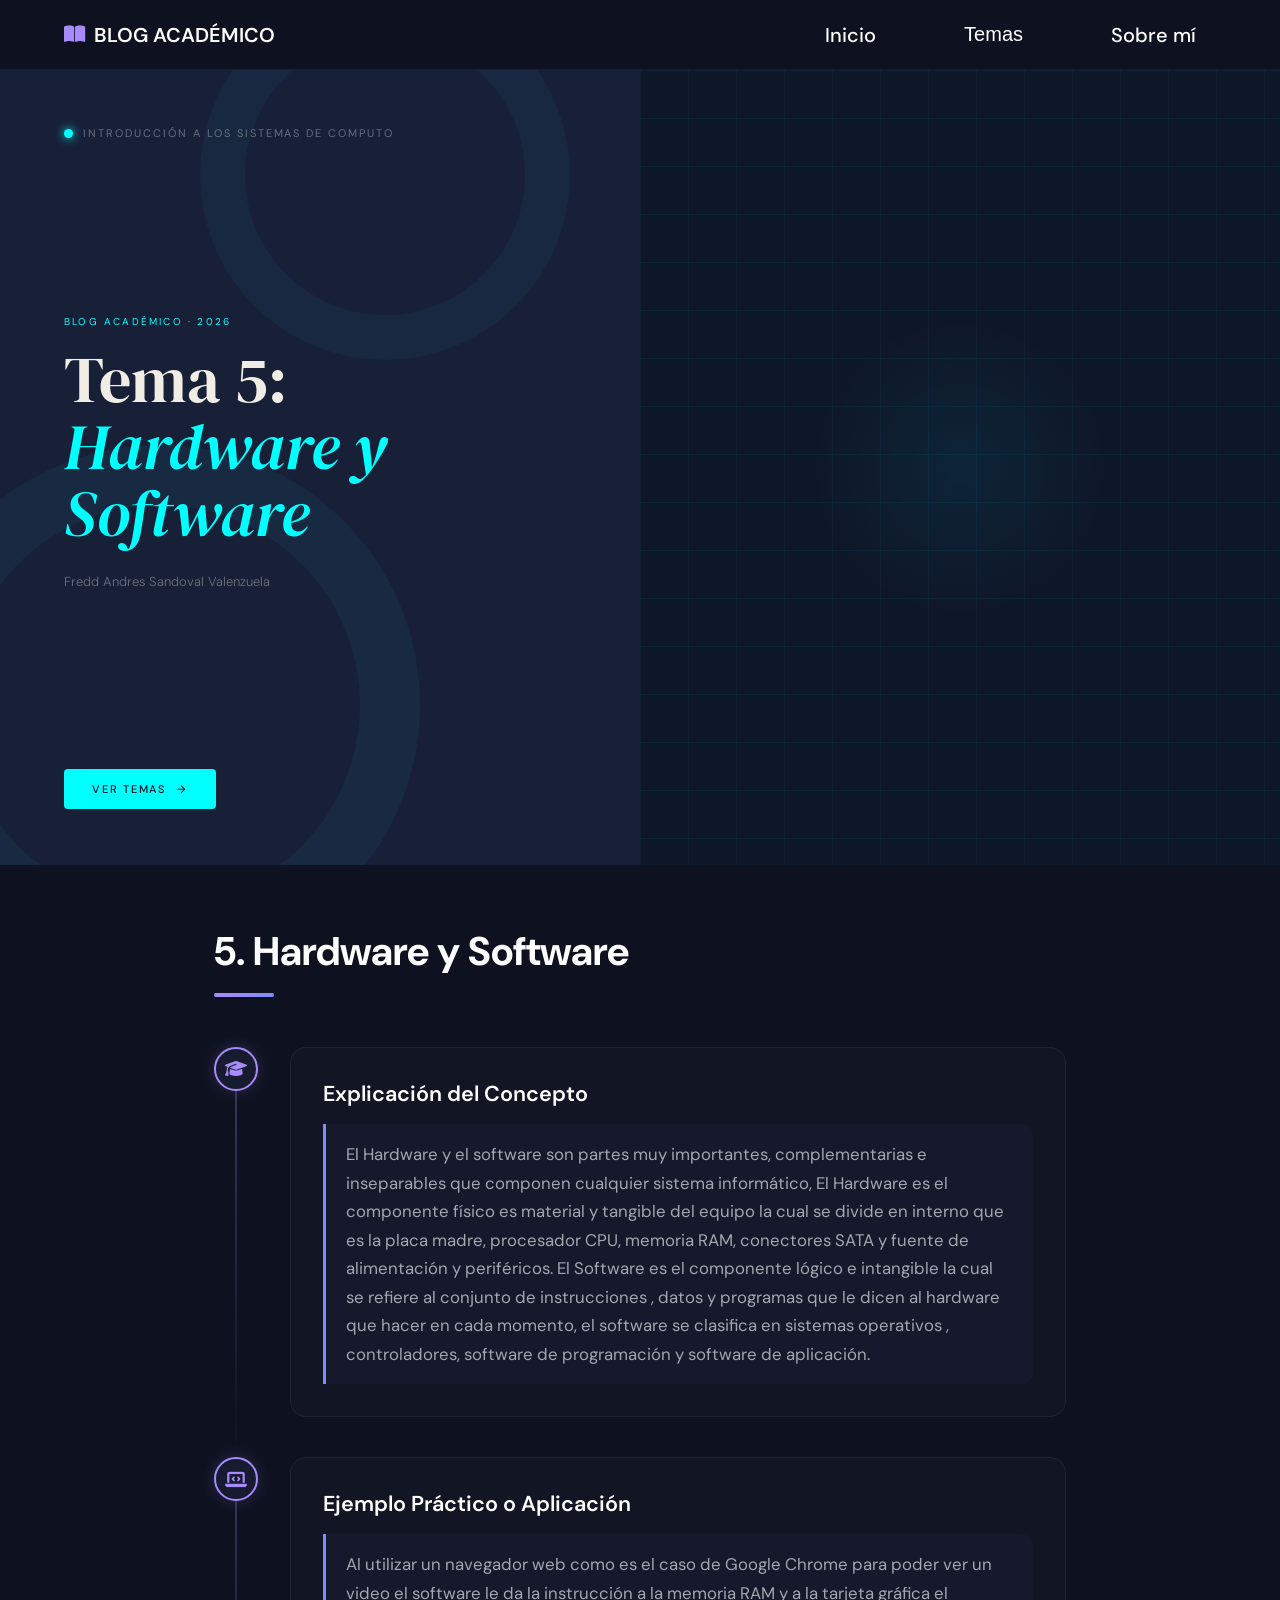
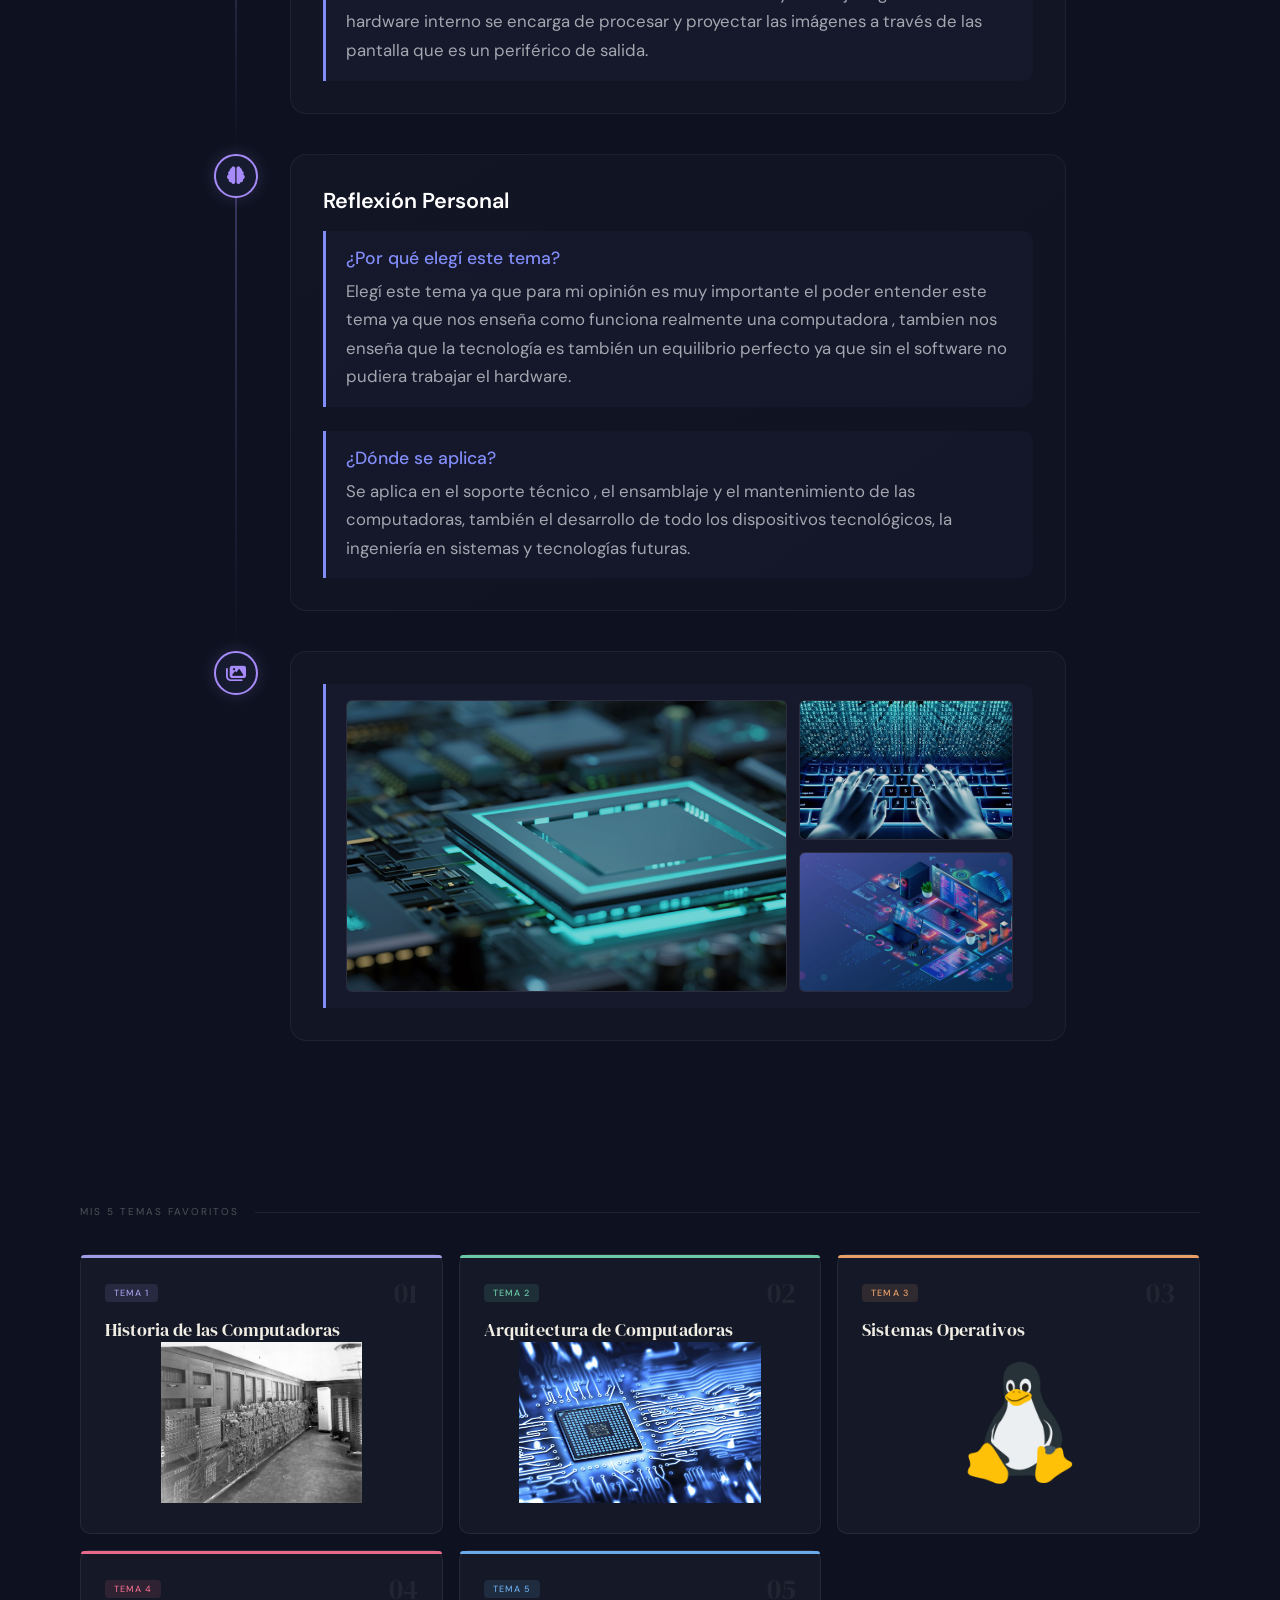
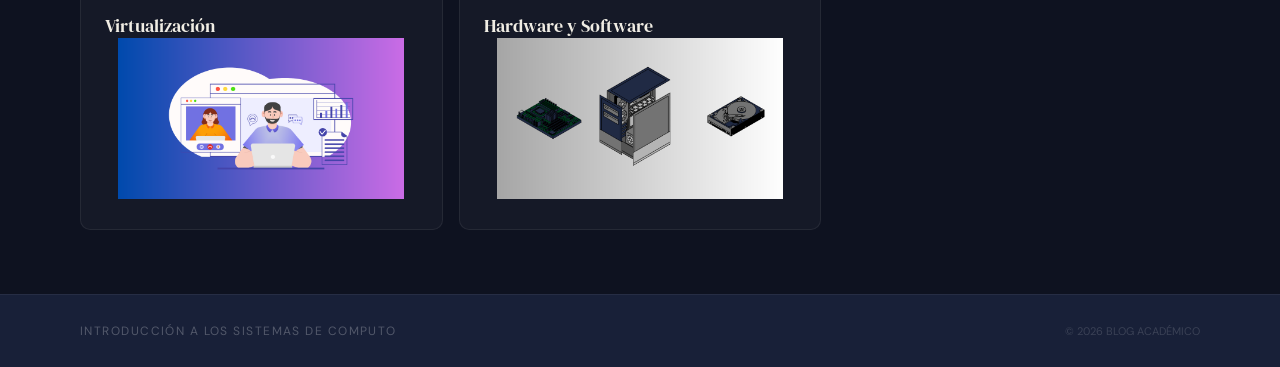
<file: pages/Tema5.html>
<!DOCTYPE html>
<html lang="en">

<head>
    <meta charset="UTF-8">
    <meta name="viewport" content="width=device-width, initial-scale=1.0">
    <title>Blog Académico</title>
    <link rel="preconnect" href="https://fonts.googleapis.com">
    <link rel="preconnect" href="https://fonts.gstatic.com" crossorigin>
    <link
        href="https://fonts.googleapis.com/css2?family=DM+Serif+Display:ital@0;1&family=DM+Sans:wght@300;400;500&display=swap"
        rel="stylesheet">
    <link rel="icon" type="image/x-icon" href="assets/monitor.png">
    <link rel="stylesheet" href="../styles/style.css">
    <link rel="stylesheet" href="https://cdnjs.cloudflare.com/ajax/libs/font-awesome/6.5.1/css/all.min.css">
</head>

<body>

    <!-- -------------------------------------------------- NAVBAR ---------------------------------------------------------- -->
    <nav class="navbar">
        <div class="nav-container">

            <a href="../index.html" class="nav-logo">
                <i class="fa-solid fa-book-open"></i> BLOG ACADÉMICO
            </a>

            <button class="menu-toggle" id="mobile-menu" aria-label="Abrir menú">
                <span class="bar"></span>
                <span class="bar"></span>
                <span class="bar"></span>
            </button>

            <ul id="nevbar" class="nav-menu">
                <li><a href="../index.html" class="nav-link ">Inicio</a></li>
                <li class="nav-link dropdown">
                    <button class="dropbtn">Temas</button>
                    <ul class="dropdown-content nav-link">
                        <li classname="nav-link"><a href="Tema1.html">Historia de las Computadoras</a></li>
                        <li classname="nav-link"><a href="Tema2.html">Arquitectura de Computadoras</a></li>
                        <li classname="nav-link"><a href="Tema3.html">Sistemas Operativos</a></li>
                        <li classname="nav-link"><a href="Tema4.html">Virtualización</a></li>
                        <li classname="nav-link"><a href="Tema5.html">Hardware y Software</a></li>
                    </ul>
                </li>
                <li><a href="SobreMi.html" classname="nav-link">Sobre mí</a></li>

            </ul>
        </div>
    </nav>

    <!-- ---------------------------------------------------- HERO ---------------------------------------------------------- -->
    <section class="hero">


        <div class="hero-left">
            <div class="hero-logo-area">
                <div class="hero-logo-dot"></div>
                <span class="hero-logo-text"> Introducción a los Sistemas de Computo </span>
            </div>

            <div class="hero-headline">
                <p class="hero-eyebrow">BLOG ACADÉMICO · 2026</p>
                <h1 class="hero-title">
                    Tema 5: <br>
                    <em>Hardware y Software</em><br>
                </h1>
                <p class="hero-desc">
                    Fredd Andres Sandoval Valenzuela
                </p>
            </div>

            <div class="hero-bottom">
                <a href="#temas" class="hero-btn">
                    Ver temas
                    <span>→</span>
                </a>
            </div>
        </div>


        <div class="hero-right">
        </div>

    </section>
    <!-- ------------------------------------------------------ Artículos ------------------------------------------------- -->

    <main class="article-container">

        <header class="article-header">
            <h1 class="article-title"> 5. Hardware y Software</h1>
            <div class="title-underline"></div>
        </header>

        <section class="concept-flow">

            <div class="flow-step">
                <div class="flow-indicator">
                    <div class="indicator-line"></div>
                    <div class="indicator-node"><i class="fa-solid fa-graduation-cap"></i></div>
                </div>
                <div class="flow-card">
                    <h2 class="card-subtitle">Explicación del Concepto</h2>
                    <div class="interactive-box">
                        <p class="card-text">
                            El Hardware y el software son partes muy importantes, complementarias e inseparables que
                            componen cualquier sistema informático, El Hardware es el componente físico es material y
                            tangible del equipo la cual se divide en interno que es la placa madre, procesador CPU,
                            memoria RAM, conectores SATA y fuente de alimentación y periféricos. El Software es el
                            componente lógico e intangible la cual se refiere al conjunto de instrucciones , datos y
                            programas que le dicen al hardware que hacer en cada momento, el software se clasifica en
                            sistemas operativos , controladores, software de programación y software de aplicación.
                        </p>
                    </div>
                </div>
            </div>

            <div class="flow-step">
                <div class="flow-indicator">
                    <div class="indicator-line"></div>
                    <div class="indicator-node"><i class="fa-solid fa-laptop-code"></i></div>
                </div>
                <div class="flow-card">
                    <h2 class="card-subtitle">Ejemplo Práctico o Aplicación</h2>
                    <div class="interactive-box">
                        <p class="card-text">
                            Al utilizar un navegador web como es el caso de Google Chrome para poder ver un video el
                            software le da la instrucción a la memoria RAM y a la tarjeta gráfica el hardware interno se
                            encarga de procesar y proyectar las imágenes a través de las pantalla que es un periférico
                            de salida.
                        </p>
                    </div>
                </div>
            </div>

            <div class="flow-step">
                <div class="flow-indicator">
                    <div class="indicator-line"></div>
                    <div class="indicator-node"><i class="fa-solid fa-brain"></i></div>
                </div>
                <div class="flow-card reflection-card">
                    <h2 class="card-subtitle">Reflexión Personal</h2>

                    <div class="reflection-sub interactive-box">
                        <h3>¿Por qué elegí este tema?</h3>
                        <p class="card-text">
                            Elegí este tema ya que para mi opinión es muy importante el poder entender este tema ya que
                            nos enseña como funciona realmente una computadora , tambien nos enseña que la tecnología es
                            también un equilibrio perfecto ya que sin el software no pudiera trabajar el hardware.

                        </p>
                    </div>

                    <div class="reflection-sub interactive-box">
                        <h3>¿Dónde se aplica?</h3>
                        <p class="card-text">
                            Se aplica en el soporte técnico , el ensamblaje y el mantenimiento de las computadoras,
                            también el desarrollo de todo los dispositivos tecnológicos, la ingeniería en sistemas y
                            tecnologías futuras.
                        </p>
                    </div>
                </div>
            </div>
            <div class="flow-step">
                <div class="flow-indicator">
                    <div class="indicator-line"></div>
                    <div class="indicator-node"><i class="fa-solid fa-images"></i></div>
                </div>
                <div class="flow-card">


                    <div class="interactive-box clear-box">
                        <div class="article-collage-grid">
                            <div class="article-collage-item item-large">
                                <img src="../assets/soft1.jpg" alt="Evidencia visual 1">
                            </div>
                            <div class="article-collage-item">
                                <img src="../assets/soft2.jpg" alt="Evidencia visual 2">
                            </div>
                            <div class="article-collage-item">
                                <img src="../assets/soft3.jpg" alt="Evidencia visual 3">
                            </div>

                        </div>
                    </div>

                </div>
            </div>
        </section>
    </main>

    <!-- ----------------------------------------------- TARJETAS DE TEMAS -------------------------------------------------- -->
    <main class="main" id="temas">

        <div class="section-header">
            <span class="section-label">Mis 5 temas favoritos</span>
            <div class="section-line"></div>
        </div>

        <div class="blog">

            <a href="Tema1.html" class="blog-post apear">
                <div class="card">
                    <div class="card-container">
                        <div class="card-front">
                            <div class="post-accent accent-purple"></div>

                            <div class="card-top">
                                <div class="post-meta">
                                    <span class="post-tag tag-purple">Tema 1</span>
                                    <span class="post-num">01</span>
                                </div>
                                <h2>Historia de las Computadoras</h2>
                            </div>

                            <img src="../assets/HDC.png" alt="Historia de las Computadoras" class="img-card">
                        </div>

                        <div class="card-back">
                            <div class="post-accent accent-purple"></div>
                            <p>La computadora con el paso de los años ha ido evolucionando de monumentales máquinas a
                                dispositivos inteligentes esenciales para la humanidad. A continuación, se presenta su
                                historia, generaciones y la actualidad.</p>
                            <span class="post-link">Leer artículo →</span>
                        </div>
                    </div>
                </div>
            </a>

            <a href="Tema2.html" class="blog-post apear">
                <div class="card">
                    <div class="card-container">
                        <div class="card-front">
                            <div class="post-accent accent-teal"></div>

                            <div class="card-top">
                                <div class="post-meta">
                                    <span class="post-tag tag-teal">Tema 2</span>
                                    <span class="post-num">02</span>
                                </div>
                                <h2>Arquitectura de Computadoras</h2>
                            </div>

                            <img src="../assets/Arquitetura.jpg" alt="Arquitectura de Computadoras" class="img-card">
                        </div>

                        <div class="card-back">
                            <div class="post-accent accent-teal"></div>
                            <p>La arquitectura de las computadoras define su estructura y comportamiento fundamental. A
                                continuación, se presenta una visión general de los componentes principales y su
                                funcionamiento.</p>
                            <span class="post-link">Leer artículo →</span>
                        </div>
                    </div>
                </div>
            </a>

            <a href="Tema3.html" class="blog-post apear">
                <div class="card">
                    <div class="card-container">
                        <div class="card-front">
                            <div class="post-accent accent-orange"></div>

                            <div class="card-top">
                                <div class="post-meta">
                                    <span class="post-tag tag-orange">Tema 3</span>
                                    <span class="post-num">03</span>
                                </div>
                                <h2>Sistemas Operativos</h2>
                            </div>

                            <img src="../assets/sistemasOperativos.png" alt="Sistemas Operativos" class="img-card">
                        </div>

                        <div class="card-back">
                            <div class="post-accent accent-orange"></div>
                            <p>Los sistemas operativos son el software fundamental que gestiona los recursos de una
                                computadora y proporciona una interfaz para la ejecución de aplicaciones.</p>
                            <span class="post-link">Leer artículo →</span>
                        </div>
                    </div>
                </div>
            </a>

            <a href="Tema4.html" class="blog-post apear">
                <div class="card">
                    <div class="card-container">
                        <div class="card-front">
                            <div class="post-accent accent-pink"></div>

                            <div class="card-top">
                                <div class="post-meta">
                                    <span class="post-tag tag-pink">Tema 4</span>
                                    <span class="post-num">04</span>
                                </div>
                                <h2>Virtualización</h2>
                            </div>

                            <img src="../assets/1.png" alt="Virtualización" class="img-card">
                        </div>

                        <div class="card-back">
                            <div class="post-accent accent-pink"></div>
                            <p>La virtualización es una tecnología que permite crear múltiples entornos virtuales en un
                                solo sistema físico, optimizando el uso de los recursos.</p>
                            <span class="post-link">Leer artículo →</span>
                        </div>
                    </div>
                </div>
            </a>

            <a href="Tema5.html " class="blog-post apear">
                <div class="card">
                    <div class="card-container">
                        <div class="card-front">
                            <div class="post-accent accent-blue"></div>

                            <div class="card-top">
                                <div class="post-meta">
                                    <span class="post-tag tag-blue">Tema 5</span>
                                    <span class="post-num">05</span>
                                </div>
                                <h2>Hardware y Software</h2>
                            </div>

                            <img src="../assets/2.png" alt="Hardware y Software" class="img-card">
                        </div>

                        <div class="card-back">
                            <div class="post-accent accent-blue"></div>
                            <p>El hardware son los componentes físicos de una computadora, mientras que el software son
                                los programas y aplicaciones que permiten su funcionamiento.</p>
                            <span class="post-link">Leer artículo →</span>
                        </div>
                    </div>
                </div>
            </a>

        </div>
    </main>


    <!-- ---------------------------------------------------------- FOOTER -------------------------------------------------- -->
    <footer class="footer">
        <span class="footer-brand">Introducción a los Sistemas de Computo</span>
        <div class="footer-links">

        </div>
        <span class="footer-copy">© 2026 BLOG ACADÉMICO</span>
    </footer>


    <script>
        const menu = document.querySelector('#mobile-menu');
        const menuLinks = document.querySelector('.nav-menu');
        const dropbtn = document.querySelector('.dropbtn');
        const dropdown = document.querySelector('.dropdown');

        menu.addEventListener('click', function () {
            menu.classList.toggle('is-active');
            menuLinks.classList.toggle('active');
        });

        document.querySelectorAll('.nav-link').forEach(n => n.addEventListener('click', () => {
            menu.classList.remove('is-active');
            menuLinks.classList.remove('active');
        }));

        dropbtn.addEventListener('click', function (e) {
            if (window.innerWidth <= 768) {
                e.preventDefault();
                e.stopPropagation();
                dropdown.classList.toggle('open');
            }
        });
    </script>
</body>

</html>
</file>
<file: styles/style.css>
* {
    margin: 0;
    padding: 0;
    box-sizing: border-box;
    text-decoration: none;
}

html,
body {
    margin: 0;
    padding: 0;
    width: 100%;
    background-color: #0e1220;
    max-width: 100%;
    overflow-x: clip;
    font-family: 'DM Sans', sans-serif;
}

/* -------------------------------------------------------- NavBar ------------------------------------------------------------*/
.logo {
    height: 65px;
    background-color: transparent;
}

.header {
    margin: 0;
    display: flex;
    align-items: center;
    justify-content: space-between;
    padding: 20px 80px;
    background-color: #202A44;
    box-shadow: 0 5px 15px rgba(0, 0, 0, 0.10);
    z-index: 1000;
    position: sticky;
    top: 0;
}

#nevbar {
    display: flex;
    align-items: center;
    justify-content: center;
}

#nevbar li {
    list-style: none;
    padding: 0 20px;
    position: relative;
}

#nevbar li a {
    text-decoration: none;
    font-size: 20px;
    font-weight: 500;
    color: white;
    transition: color 0.15s ease;
}

#nevbar li a:hover,
#nevbar li a.active {
    color: cyan;
}

#nevbar li a.active::after {
    content: "";
    width: 40%;
    height: 2px;
    background-color: white;
    position: absolute;
    bottom: -4px;
    left: 20px;
}

#nevbar li a::after {
    content: "";
    width: 0;
    height: 2px;
    background-color: white;
    position: absolute;
    bottom: -4px;
    left: 20px;
    transition: width 0.2s;
}

#nevbar li a:hover::after {
    width: 40%;
}

.navbar {
    background-color: #0e1220;
    /* El tono oscuro de tu app */
    border-bottom: 1px solid rgba(255, 255, 255, 0.05);
    position: sticky;
    top: 0;
    z-index: 999;
    height: 70px;
}

.nav-container {
    display: flex;
    justify-content: space-between;
    align-items: center;
    height: 100%;
    max-width: 1200px;
    margin: 0 auto;
    padding: 0 24px;
}

.nav-logo {
    color: #ffffff;
    font-size: 1.25rem;
    font-weight: 600;
    text-decoration: none;
    display: flex;
    align-items: center;
    gap: 8px;
}

.nav-menu {
    display: flex;
    align-items: center;
    list-style: none;
    gap: 32px;
}

.nav-logo i {
    color: #a78bfa;
    font-size: 1.2rem;
}

.nav-link {
    color: #a4a6b0;
    text-decoration: none;
    font-size: 0.95rem;
    transition: color 0.3s ease;
}

.nav-link:hover,
.nav-link.active {
    color: #ffffff;
}

.menu-toggle {
    display: none;
    flex-direction: column;
    cursor: pointer;
    background: transparent;
    border: none;
    gap: 6px;
    padding: 4px;
}

.menu-toggle .bar {
    width: 25px;
    height: 2px;
    background-color: #ffffff;
    transition: all 0.3s ease-in-out;
    border-radius: 2px;
}


.dropbtn {
    background-color: transparent;
    color: white;
    padding: 16px;
    border: none;
    text-decoration: none;
    font-size: 20px;
    font-weight: 500;
    color: white;
    transition: color 0.15s ease;
}


.dropdown {
    position: relative;
    display: inline-block;
}

.dropdown-content {
    display: none;
    position: absolute;
    background-color: #202A44;
    min-width: 160px;
    box-shadow: 0px 8px 16px 0px rgba(0, 0, 0, 0.2);
    z-index: 1;
}

.dropdown-content a {
    color: white;
    padding: 12px 16px;
    text-decoration: none;
    display: block;
}

.dropdown-content a:hover {
    cursor: pointer;
    background-color: rgba(255, 255, 255, 0.1);
}

@media screen and (min-width: 813px) {
    .dropdown:hover .dropdown-content {
        display: block;
    }
}

.dropdown:hover .dropbtn {
    background-color: transparent;
}

/* ---------------------------------------------------------- Main ----------------------------------------------------------- */

.hero {
    display: grid;
    grid-template-columns: 1fr 1fr;
    min-height: calc(100vh - 105px);
    background-color: #182038;
    position: relative;
    overflow: hidden;
}

.hero::before {
    content: "";
    position: absolute;
    bottom: -100px;
    left: -100px;
    width: 400px;
    height: 400px;
    border-radius: 50%;
    border: 60px solid rgba(0, 220, 255, 0.05);
    pointer-events: none;
    z-index: 0;
}

.hero::after {
    content: "";
    position: absolute;
    top: -80px;
    left: 200px;
    width: 280px;
    height: 280px;
    border-radius: 50%;
    border: 45px solid rgba(0, 220, 255, 0.04);
    pointer-events: none;
    z-index: 0;
}


.hero-left {
    padding: 56px 64px;
    display: flex;
    flex-direction: column;
    justify-content: space-between;
    position: relative;
    z-index: 1;
}

.hero-logo-area {
    display: flex;
    align-items: center;
    gap: 10px;
}

.hero-logo-dot {
    width: 9px;
    height: 9px;
    background: cyan;
    border-radius: 50%;
    box-shadow: 0 0 10px cyan;
}

.hero-logo-text {
    font-size: 11px;
    letter-spacing: 0.18em;
    text-transform: uppercase;
    color: rgba(255, 255, 255, 0.35);
}

.hero-headline {
    flex: 1;
    display: flex;
    flex-direction: column;
    justify-content: center;
    padding: 40px 0;
}

.hero-eyebrow {
    font-size: 10px;
    letter-spacing: 0.22em;
    text-transform: uppercase;
    color: cyan;
    margin-bottom: 18px;
    animation: fadeUp 0.5s ease 0.2s both;
}

.hero-title {
    font-family: 'DM Serif Display', serif;
    font-size: clamp(46px, 5vw, 76px);
    font-weight: 400;
    line-height: 1.05;
    color: #f0ede4;
    margin-bottom: 24px;
    animation: fadeUp 0.6s ease 0.35s both;
}

.hero-title em {
    font-style: italic;
    color: cyan;
}

.hero-desc {
    font-size: 13px;
    font-weight: 300;
    line-height: 1.75;
    color: rgba(240, 237, 228, 0.4);
    max-width: 310px;
    animation: fadeUp 0.6s ease 0.5s both;
}

.hero-bottom {
    display: flex;
    align-items: center;
    justify-content: space-between;
    animation: fadeUp 0.5s ease 0.65s both;
}

.hero-btn {
    display: inline-flex;
    align-items: center;
    gap: 10px;
    font-size: 11px;
    letter-spacing: 0.16em;
    text-transform: uppercase;
    color: #0e1220;
    background: cyan;
    padding: 13px 28px;
    border-radius: 4px;
    transition: background 0.2s, transform 0.15s;
    font-weight: 500;
}

.hero-btn:hover {
    background: #a0f8ff;
    transform: translateY(-2px);
}

.hero-year {
    font-size: 10px;
    letter-spacing: 0.12em;
    color: rgba(255, 255, 255, 0.18);
}


.hero-right {
    background-color: #0e1728;
    position: relative;
    overflow: hidden;
    display: flex;
    align-items: flex-end;
    justify-content: flex-start;
    padding: 40px;
}


.hero-right::before {
    content: "";
    position: absolute;
    inset: 0;
    background-image:
        linear-gradient(rgba(0, 220, 255, 0.05) 1px, transparent 1px),
        linear-gradient(90deg, rgba(0, 220, 255, 0.05) 1px, transparent 1px);
    background-size: 48px 48px;
}


.hero-right::after {
    content: "";
    position: absolute;
    top: 50%;
    left: 50%;
    transform: translate(-50%, -50%);
    width: 300px;
    height: 300px;
    border-radius: 50%;
    background: radial-gradient(circle, rgba(0, 220, 255, 0.07) 0%, transparent 70%);
    animation: pulse 3s ease-in-out infinite;
}

.hero-layers {
    position: absolute;
    top: 50%;
    left: 50%;
    transform: translate(-50%, -50%);
    display: flex;
    flex-direction: column;
    gap: 7px;
    width: 75%;
    min-width: 220px;
    animation: fadeUp 0.6s ease 0.8s both;
    z-index: 1;
}

.hero-layer {
    height: 34px;
    border-radius: 4px;
    display: flex;
    align-items: center;
    padding: 0 16px;
    font-size: 11px;
    letter-spacing: 0.08em;
    font-weight: 500;
    border-left-width: 2px;
    border-left-style: solid;
}

.layer-num {
    margin-right: 12px;
    opacity: 0.5;
    font-size: 10px;
}

.l7 {
    background: rgba(160, 157, 232, 0.15);
    color: #a09de8;
    border-left-color: #a09de8;
}

.l6 {
    background: rgba(107, 201, 168, 0.12);
    color: #6bc9a8;
    border-left-color: #6bc9a8;
}

.l5 {
    background: rgba(107, 170, 232, 0.12);
    color: #6aaae8;
    border-left-color: #6aaae8;
}

.l4 {
    background: rgba(0, 220, 255, 0.10);
    color: cyan;
    border-left-color: cyan;
}

.l3 {
    background: rgba(232, 160, 106, 0.12);
    color: #e8a06a;
    border-left-color: #e8a06a;
}

.l2 {
    background: rgba(232, 106, 138, 0.12);
    color: #e86a8a;
    border-left-color: #e86a8a;
}

.l1 {
    background: rgba(228, 226, 217, 0.06);
    color: rgba(228, 226, 217, 0.4);
    border-left-color: rgba(228, 226, 217, 0.2);
}

.hero-tag {
    position: relative;
    z-index: 2;
    font-size: 9px;
    letter-spacing: 0.18em;
    text-transform: uppercase;
    color: rgba(255, 255, 255, 0.18);
}

/* ------------------------------------------------------- Artículo ---------------------------------------------------------- */

.article-container {
    max-width: 900px;
    margin: 0 auto;
    padding: 60px 24px;
    background-color: #0e1220;
}


.article-header {
    margin-bottom: 50px;
    text-align: left;
}

.article-meta {
    display: flex;
    gap: 20px;
    color: #a4a6b0;
    font-size: 0.9rem;
    margin-bottom: 12px;
}

.article-meta i {
    color: #a78bfa;
    /* Detalle morado de tu paleta */
    margin-right: 6px;
}

.article-title {
    color: #ffffff;
    font-size: 2.5rem;
    font-weight: 700;
    margin: 0;
}

.title-underline {
    width: 60px;
    height: 4px;
    background: linear-gradient(90deg, #a78bfa, #818cf8);
    margin-top: 16px;
    border-radius: 2px;
}


.concept-flow {
    display: flex;
    flex-direction: column;
    position: relative;
}

.flow-step {
    display: flex;
    gap: 32px;
    position: relative;
}


.flow-indicator {
    display: flex;
    flex-direction: column;
    align-items: center;
    position: relative;
}

.indicator-line {
    width: 2px;
    height: 100%;
    background: linear-gradient(180deg, rgba(167, 139, 250, 0.3) 0%, rgba(14, 18, 32, 0) 100%);
    position: absolute;
    top: 0;
    z-index: 1;
}


.flow-step:last-child .indicator-line {
    height: 40px;
}

.indicator-node {
    width: 44px;
    height: 44px;
    background-color: #161b30;
    border: 2px solid #a78bfa;
    border-radius: 50%;
    display: flex;
    align-items: center;
    justify-content: center;
    color: #a78bfa;
    font-size: 1.1rem;
    z-index: 2;
    box-shadow: 0 0 15px rgba(167, 139, 250, 0.2);
    transition: all 0.3s ease;
}


.flow-card {
    flex: 1;
    background: rgba(255, 255, 255, 0.02);
    border: 1px solid rgba(255, 255, 255, 0.05);
    border-radius: 16px;
    padding: 32px;
    margin-bottom: 40px;
    transition: transform 0.3s ease, border-color 0.3s ease;
}

.flow-step:hover .indicator-node {
    background-color: #a78bfa;
    color: #161b30;
    box-shadow: 0 0 20px rgba(167, 139, 250, 0.5);
}

.flow-step:hover .flow-card {
    border-color: rgba(167, 139, 250, 0.2);
    transform: translateX(5px);
}

.card-subtitle {
    color: #ffffff;
    font-size: 1.35rem;
    font-weight: 600;
    margin-top: 0;
    margin-bottom: 16px;
}

.card-text {
    color: #a4a6b0;
    line-height: 1.7;
    font-size: 1.05rem;
    margin: 0;
}


.interactive-box {
    background-color: rgba(167, 139, 250, 0.03);
    border-left: 3px solid #818cf8;
    padding: 16px 20px;
    border-radius: 0 12px 12px 0;
}


.reflection-card {
    background: linear-gradient(145deg, rgba(255, 255, 255, 0.02) 0%, rgba(167, 139, 250, 0.01) 100%);
}

.reflection-sub {
    margin-bottom: 24px;
}

.reflection-sub:last-child {
    margin-bottom: 0;
}

.reflection-sub h3 {
    color: #818cf8;

    font-size: 1.1rem;
    font-weight: 500;
    margin-top: 0;
    margin-bottom: 8px;
}

.article-collage-grid {
    display: grid;
    grid-template-columns: repeat(3, 1fr);
    grid-auto-rows: 140px;
    gap: 12px;
    width: 100%;
}

.article-collage-item {
    position: relative;
    overflow: hidden;
    border-radius: 6px;
    border: 0.5px solid rgba(255, 255, 255, 0.08);
    background-color: rgba(255, 255, 255, 0.01);
}


.article-collage-item.item-large {
    grid-column: span 2;
    grid-row: span 2;
}

.article-collage-item.item-wide {
    grid-column: span 2;
}

.article-collage-item img {
    width: 100%;
    height: 100%;
    object-fit: cover;
    filter: grayscale(15%) brightness(85%);
    transition: transform 0.4s cubic-bezier(0.25, 0.46, 0.45, 0.94), filter 0.3s;
}


.article-collage-item:hover img {
    transform: scale(1.04);
    filter: grayscale(0%) brightness(100%);
}


@media (max-width: 768px) {
    .article-collage-grid {
        grid-template-columns: 1fr;
        grid-auto-rows: 180px;
        gap: 10px;
    }

    .article-collage-item.item-large,
    .article-collage-item.item-wide {
        grid-column: span 1;
        grid-row: span 1;
    }
}

/*----------------------------------------------------------- Tarjetas ------------------------------------------------------- */
.main {
    background-color: #0e1220;
    padding: 64px 80px;
    width: 100%;
    min-height: 60vh;
}

.section-header {
    display: flex;
    align-items: center;
    gap: 16px;
    margin-bottom: 36px;
}

.section-label {
    font-size: 10px;
    letter-spacing: 0.2em;
    text-transform: uppercase;
    color: rgba(228, 226, 217, 0.3);
    white-space: nowrap;
}

.section-line {
    flex: 1;
    height: 0.5px;
    background: rgba(255, 255, 255, 0.07);
}


.blog {
    display: grid;
    grid-template-columns: repeat(auto-fill, minmax(280px, 1fr));
    gap: 16px;
    width: 100%;

    perspective: 1000px;
}


.blog-post {
    display: inline-block;
    position: relative;
    width: 100%;
    min-width: 280px;
    transition: transform 0.2s;
    color: #e4e2d9;
    cursor: pointer;
    text-decoration: none;
}

.card {
    background-color: transparent;
    width: 100%;
    height: 280px;
    perspective: 1000px;
}

.card-container {
    position: relative;
    width: 100%;
    height: 100%;
    text-align: center;
    transition: transform 0.6s cubic-bezier(0.4, 0, 0.2, 1);
    transform-style: preserve-3d;
}


.blog-post:hover .card-container {
    transform: rotateY(180deg);
}

.card-front,
.card-back {
    position: absolute;
    width: 100%;
    height: 100%;
    -webkit-backface-visibility: hidden;
    backface-visibility: hidden;

    background: rgba(255, 255, 255, 0.03);
    border: 0.5px solid rgba(255, 255, 255, 0.07);
    border-radius: 10px;
    padding: 24px;
    display: flex;
    flex-direction: column;
    justify-content: space-between;

    text-align: left;
}

.card-back {
    transform: rotateY(180deg);
    background: rgba(255, 255, 255, 0.05);

}

.card-top {
    width: 100%;
    display: flex;
    flex-direction: column;
    gap: 12px;
}


.img-card {
    height: 70%;
    width: auto;
    object-fit: contain;
    align-self: center;
    margin-top: auto;
    margin-bottom: 8px;
}

.blog-post:hover {
    transform: translateY(-4px);
}

.post-accent {
    position: absolute;
    top: 0;
    left: 0;
    right: 0;
    height: 3px;
    border-radius: 10px 10px 0 0;
}

.accent-purple {
    background: #a09de8;
}

.accent-teal {
    background: #6bc9a8;
}

.accent-orange {
    background: #e8a06a;
}

.accent-pink {
    background: #e86a8a;
}

.accent-blue {
    background: #6aaae8;
}

.post-meta {
    display: flex;
    align-items: center;
    justify-content: space-between;
}

.post-tag {
    font-size: 9px;
    letter-spacing: 0.12em;
    text-transform: uppercase;
    padding: 3px 9px;
    border-radius: 4px;
    font-weight: 500;
}

.tag-purple {
    background: rgba(160, 157, 232, 0.12);
    color: #a09de8;
}

.tag-teal {
    background: rgba(107, 201, 168, 0.12);
    color: #6bc9a8;
}

.tag-orange {
    background: rgba(232, 160, 106, 0.12);
    color: #e8a06a;
}

.tag-pink {
    background: rgba(232, 106, 138, 0.12);
    color: #e86a8a;
}

.tag-blue {
    background: rgba(107, 170, 232, 0.12);
    color: #6aaae8;
}

.post-num {
    font-family: 'DM Serif Display', serif;
    font-size: 28px;
    color: rgba(255, 255, 255, 0.06);
    line-height: 1;
}

.blog-post h2 {
    font-family: 'DM Serif Display', serif;
    font-size: 18px;
    font-weight: 400;
    line-height: 1.25;
    color: #f0ede4;
}

.blog-post p {
    font-size: 13px;
    font-weight: 300;
    line-height: 1.65;
    color: rgba(228, 226, 217, 0.45);
    flex: 1;
}

.post-link {
    font-size: 11px;
    letter-spacing: 0.1em;
    color: cyan;
    opacity: 0.7;
    transition: opacity 0.2s;
    margin-top: 4px;
}

.blog-post:hover .post-link {
    opacity: 1;
}

.about-section-vertical {
    padding: 32px 0;
    width: 100%;
}

.about-vertical-container {
    display: flex;
    flex-direction: column;
    align-items: center;

    gap: 32px;
    margin-top: 36px;
    max-width: 750px;

    margin-left: auto;
    margin-right: auto;
}


.about-profile-header {
    display: flex;
    flex-direction: column;
    align-items: center;
    text-align: center;
    gap: 14px;
    width: 100%;
}


.profile-photo-wrapper {
    position: relative;
    width: 150px;
    height: 150px;
    border-radius: 50%;
    padding: 4px;

    background: rgba(255, 255, 255, 0.03);
    border: 1px solid rgba(255, 255, 255, 0.08);
    display: flex;
    align-items: center;
    justify-content: center;
    overflow: hidden;
}


.profile-photo {
    width: 100%;
    height: 100%;
    object-fit: cover;
    border-radius: 50%;
}

.profile-name-vertical {
    font-family: 'DM Serif Display', serif;
    font-size: 28px;
    font-weight: 400;
    color: #f0ede4;
    margin-top: 8px;
}

.profile-role-vertical {
    font-size: 14px;
    color: cyan;
    font-weight: 400;
    margin-top: -6px;
    letter-spacing: 0.05em;
}

.profile-skills-vertical {
    display: flex;
    gap: 8px;
    justify-content: center;
    margin-top: 4px;
}

.about-content-vertical {
    display: flex;
    flex-direction: column;
    gap: 20px;
    text-align: center;

    width: 100%;
}

.about-text-lead-vertical {
    font-size: 19px;
    font-weight: 400;
    line-height: 1.6;
    color: #f0ede4;
}

.about-text-lead-vertical em {
    font-style: italic;
    color: cyan;
}

.about-text-vertical {
    font-size: 14.5px;
    font-weight: 300;
    line-height: 1.8;
    color: rgba(228, 226, 217, 0.6);
}

@media (max-width: 768px) {
    .about-vertical-container {
        padding: 0 16px;
        gap: 24px;
    }

    .about-text-lead-vertical {
        font-size: 17px;
    }
}

/* --------------------------------------------------- FOOTER ---------------------------------------------------------------- */
.footer {
    background-color: #182038;
    border-top: 0.5px solid rgba(255, 255, 255, 0.06);
    padding: 28px 80px;
    display: flex;
    align-items: center;
    justify-content: space-between;
}

.footer-brand {
    font-size: 12px;
    letter-spacing: 0.12em;
    text-transform: uppercase;
    color: rgba(255, 255, 255, 0.25);
}

.footer-links {
    display: flex;
    gap: 28px;
}

.footer-links a {
    font-size: 12px;
    color: rgba(255, 255, 255, 0.25);
    transition: color 0.15s;
}

.footer-links a:hover {
    color: cyan;
}

.footer-copy {
    font-size: 11px;
    color: rgba(255, 255, 255, 0.15);
}

@keyframes appear {
    from {
        opacity: 0;
        scale: 0.5;
    }

    to {
        opacity: 1;
        scale: 1;
    }
}

.apear {
    animation: appear 5s linear;
    animation-timeline: view();
    animation-range: entry 0 cover 40%;
}

/* ------------------------------------------------- ANIMACIONES ------------------------------------------------------------- */
@keyframes fadeUp {
    from {
        opacity: 0;
        transform: translateY(16px);
    }

    to {
        opacity: 1;
        transform: translateY(0);
    }
}

@keyframes pulse {

    0%,
    100% {
        opacity: 0.6;
        transform: translate(-50%, -50%) scale(1);
    }

    50% {
        opacity: 1;
        transform: translate(-50%, -50%) scale(1.1);
    }
}

/* ---------------------------------------------------------- RESPONSIVE ---------------------------------------------------- -*/
@media (max-width: 768px) {
    .hero {
        grid-template-columns: 1fr;
    }

    .hero-right {
        display: none;
    }

    .header {
        padding: 16px 24px;
    }

    #nevbar li a {
        font-size: 15px;
    }

    .main {
        padding: 40px 24px;
    }

    .footer {
        flex-direction: column;
        gap: 16px;
        padding: 24px;
        text-align: center;
    }
}

@media screen and (max-width: 812px) {
    .menu-toggle {
        display: flex;
    }

    .nav-menu {
        position: fixed;
        top: 70px;
        left: -100%;
        flex-direction: column;
        background-color: #0e1220;
        width: 100%;
        height: calc(100vh - 70px);
        gap: 0;
        transition: left 0.4s cubic-bezier(0.4, 0, 0.2, 1);
        padding: 40px 0;
        border-top: 1px solid rgba(255, 255, 255, 0.05);
    }

    .nav-menu.active {
        left: 0;
    }

    .nav-menu li {
        width: 100%;
        text-align: center;
    }

    .nav-link {
        display: block;
        padding: 20px 0;
        font-size: 1.2rem;
        width: 100%;
    }

    .menu-toggle.is-active .bar:nth-child(2) {
        opacity: 0;
    }

    .menu-toggle.is-active .bar:nth-child(1) {
        transform: translateY(8.5px) rotate(45deg);
    }

    .menu-toggle.is-active .bar:nth-child(3) {
        transform: translateY(-8.5px) rotate(-45deg);
    }

    .dropdown {
        width: 100%;
    }

    .dropbtn {
        width: 100%;
        padding: 20px 0;
        font-size: 1.2rem;
        font-family: inherit;
    }

    .dropdown-content {
        position: relative !important;
        display: none;
        min-width: 100%;
        box-shadow: none;
        background-color: rgba(255, 255, 255, 0.03);
    }

    .dropdown-content a {
        color: #a4a6b0;
        text-align: center;
        padding: 15px 0;
        font-size: 1.1rem;
    }

    .dropdown.open .dropdown-content {
        display: block !important;
    }
}
@media screen and (max-width: 600px) {
    .flow-step {
        gap: 16px;
    }

    .indicator-node {
        width: 36px;
        height: 36px;
        font-size: 0.9rem;
    }

    .flow-card {
        padding: 20px;
    }

    .article-title {
        font-size: 2rem;
    }
}
</file>
